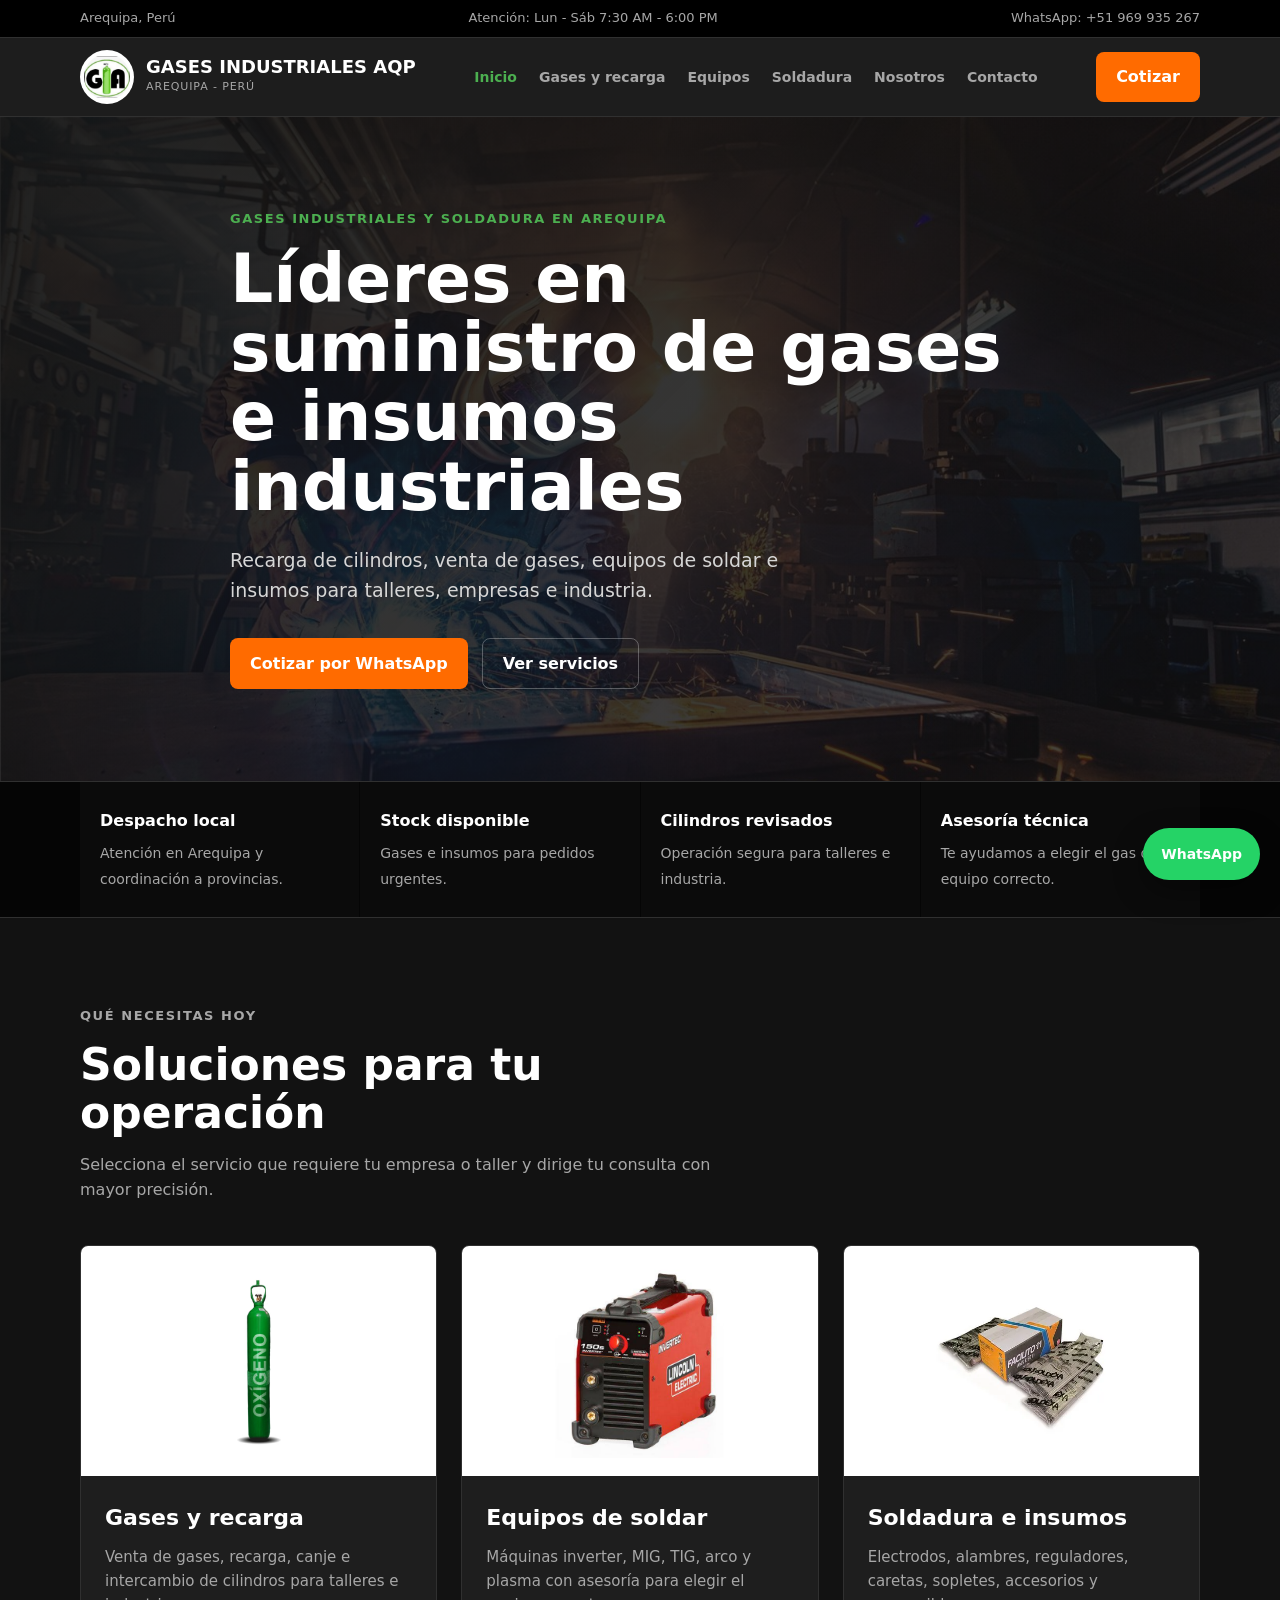
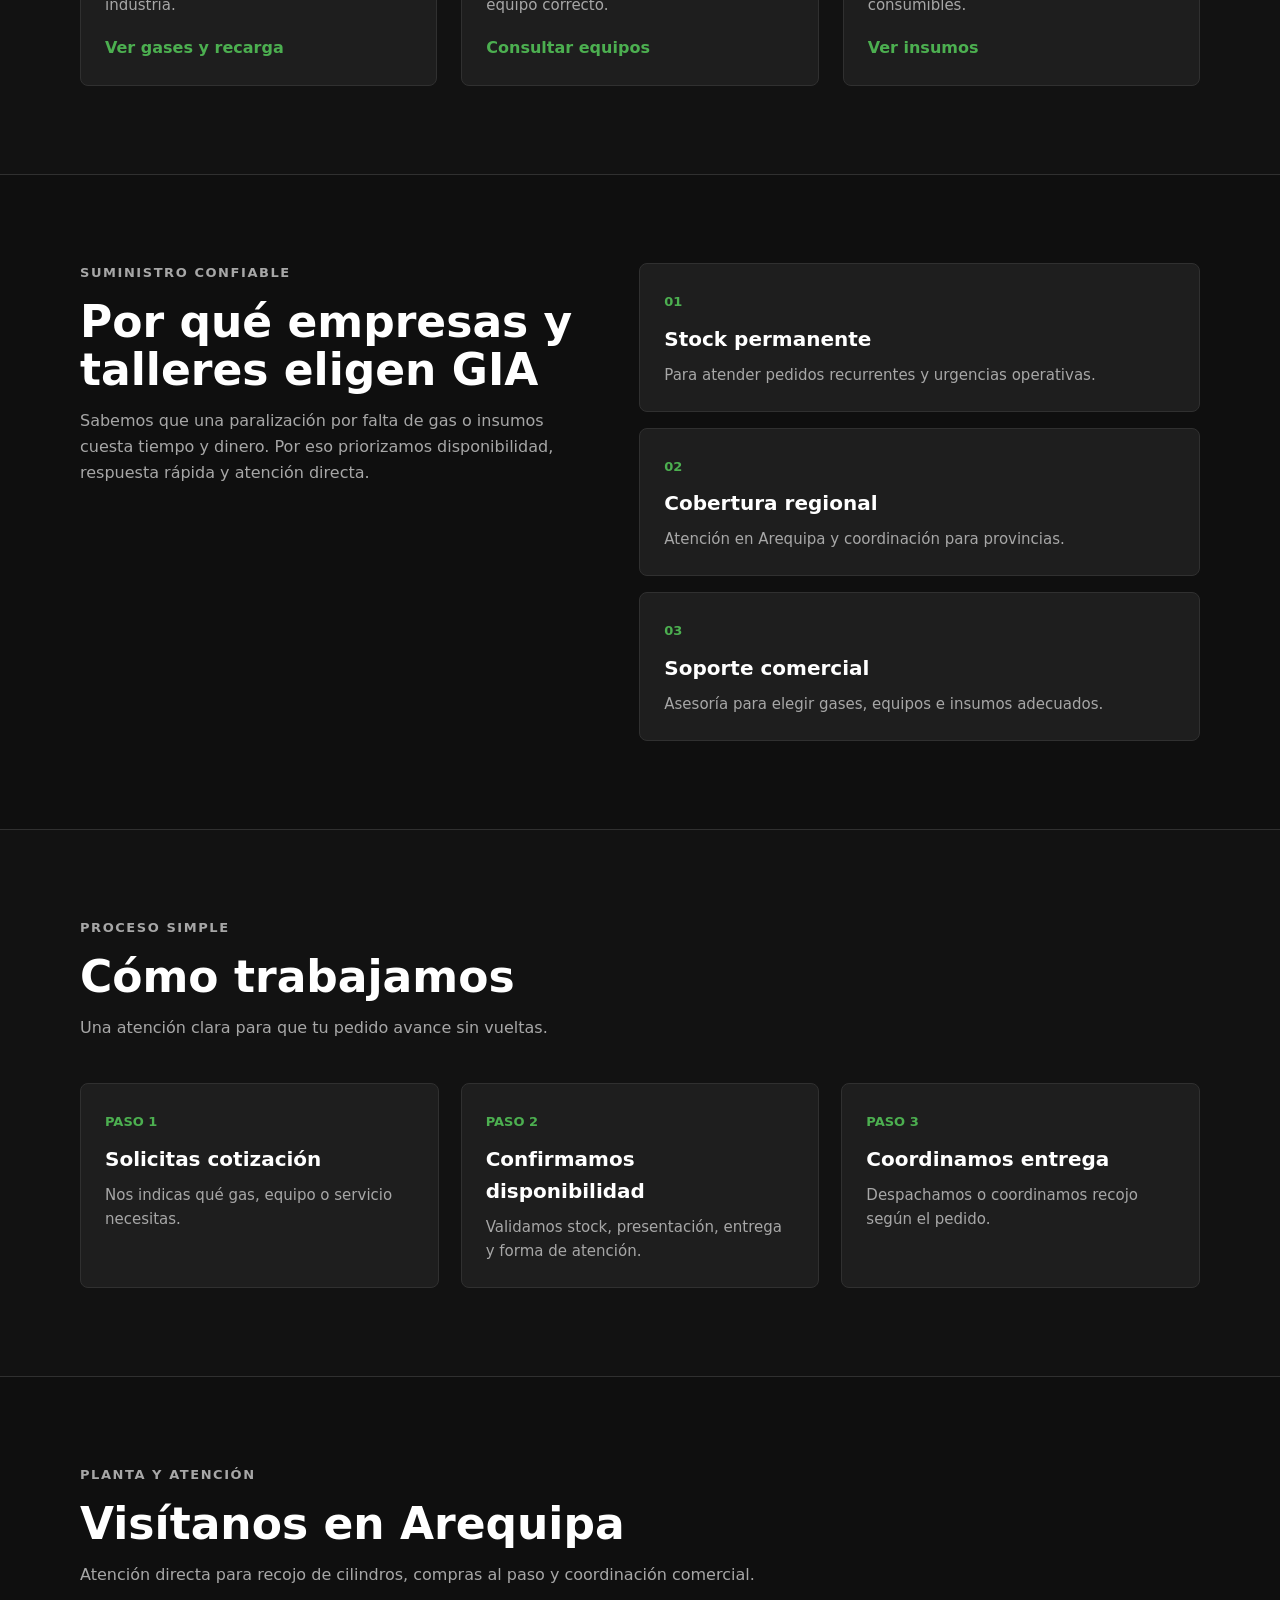
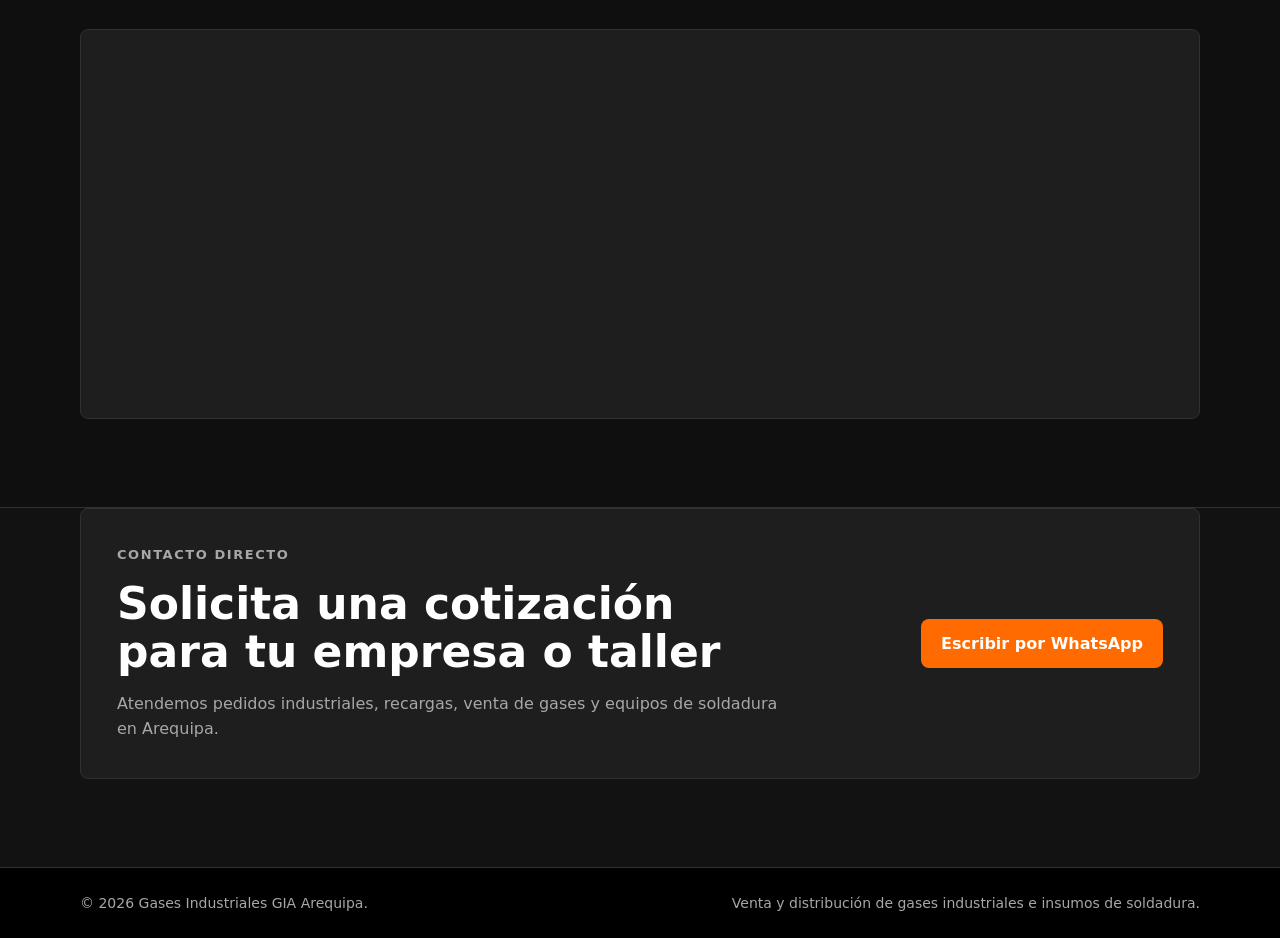
<file: index.html>
<!DOCTYPE html>
<html lang="es">
<head>
  <meta charset="UTF-8">
  <meta name="viewport" content="width=device-width, initial-scale=1.0">
  <title>GIA - Gases Industriales AQP | Arequipa</title>
  <link rel="stylesheet" href="css/style.css?v=7">
</head>
<body>

  <div class="top-bar">
    <div class="container top-bar-content">
      <span>Arequipa, Per&uacute;</span>
      <span>Atenci&oacute;n: Lun - S&aacute;b 7:30 AM - 6:00 PM</span>
      <span>WhatsApp: +51 969 935 267</span>
    </div>
  </div>

  <header class="site-header">
    <nav class="container navbar">
      <a class="brand" href="index.html" aria-label="Ir al inicio de GIA">
        <img src="img/logo.png" alt="Logo de GIA" class="brand-logo">
        <span class="brand-text">
          <strong>Gases Industriales AQP</strong>
          <small>Arequipa - Per&uacute;</small>
        </span>
      </a>

      <ul class="nav-menu">
        <li><a class="nav-link active" href="index.html">Inicio</a></li>
        <li><a class="nav-link" href="gases.html">Gases y recarga</a></li>
        <li><a class="nav-link" href="productos.html#equipos">Equipos</a></li>
        <li><a class="nav-link" href="productos.html#soldadura">Soldadura</a></li>
        <li><a class="nav-link" href="nosotros.html">Nosotros</a></li>
        <li><a class="nav-link" href="contacto.html">Contacto</a></li>
      </ul>

      <button class="menu-toggle" type="button" aria-label="Abrir men&uacute;" aria-expanded="false" data-menu-toggle>
        <span></span>
        <span></span>
        <span></span>
      </button>

      <a class="btn btn-whatsapp" href="https://wa.me/51969935267" target="_blank" rel="noopener">
        Cotizar
      </a>
    </nav>
  </header>

  <main>
    <section class="hero">
      <div class="container hero-content">
        <p class="section-label">Gases industriales y soldadura en Arequipa</p>
        <h1>L&iacute;deres en suministro de gases e insumos industriales</h1>
        <p class="hero-description">
          Recarga de cilindros, venta de gases, equipos de soldar e insumos para talleres, empresas e industria.
        </p>
        <div class="hero-actions">
          <a class="btn btn-primary" href="https://wa.me/51969935267" target="_blank" rel="noopener">
            Cotizar por WhatsApp
          </a>
          <a class="btn btn-secondary" href="#soluciones">
            Ver servicios
          </a>
        </div>
      </div>
    </section>

    <section class="trust-bar">
      <div class="container trust-grid">
        <article class="trust-item">
          <strong>Despacho local</strong>
          <span>Atenci&oacute;n en Arequipa y coordinaci&oacute;n a provincias.</span>
        </article>
        <article class="trust-item">
          <strong>Stock disponible</strong>
          <span>Gases e insumos para pedidos urgentes.</span>
        </article>
        <article class="trust-item">
          <strong>Cilindros revisados</strong>
          <span>Operaci&oacute;n segura para talleres e industria.</span>
        </article>
        <article class="trust-item">
          <strong>Asesor&iacute;a t&eacute;cnica</strong>
          <span>Te ayudamos a elegir el gas o equipo correcto.</span>
        </article>
      </div>
    </section>

    <section id="soluciones" class="section">
      <div class="container">
        <div class="section-heading">
          <p class="section-label">Qu&eacute; necesitas hoy</p>
          <h2>Soluciones para tu operaci&oacute;n</h2>
          <p>Selecciona el servicio que requiere tu empresa o taller y dirige tu consulta con mayor precisi&oacute;n.</p>
        </div>

        <div class="solution-grid">
          <article class="solution-card">
            <img src="img/oxigeno.jpg" alt="Bal&oacute;n de ox&iacute;geno industrial">
            <div class="solution-card-content">
              <h3>Gases y recarga</h3>
              <p>Venta de gases, recarga, canje e intercambio de cilindros para talleres e industria.</p>
              <a href="gases.html">Ver gases y recarga</a>
            </div>
          </article>

          <article class="solution-card">
            <img src="img/equipos-y-soldadura/1.jpg" alt="Equipo e insumos para soldadura">
            <div class="solution-card-content">
              <h3>Equipos de soldar</h3>
              <p>M&aacute;quinas inverter, MIG, TIG, arco y plasma con asesor&iacute;a para elegir el equipo correcto.</p>
              <a href="productos.html#equipos">Consultar equipos</a>
            </div>
          </article>

          <article class="solution-card">
            <img src="img/equipos-y-soldadura/soldadura/6011 3.25mm.webp" alt="Electrodos e insumos de soldadura">
            <div class="solution-card-content">
              <h3>Soldadura e insumos</h3>
              <p>Electrodos, alambres, reguladores, caretas, sopletes, accesorios y consumibles.</p>
              <a href="productos.html#soldadura">Ver insumos</a>
            </div>
          </article>
        </div>
      </div>
    </section>

    <section id="ventajas" class="section section-dark">
      <div class="container split-section">
        <div>
          <p class="section-label">Suministro confiable</p>
          <h2>Por qu&eacute; empresas y talleres eligen GIA</h2>
          <p>
            Sabemos que una paralizaci&oacute;n por falta de gas o insumos cuesta tiempo y dinero.
            Por eso priorizamos disponibilidad, respuesta r&aacute;pida y atenci&oacute;n directa.
          </p>
        </div>

        <div class="feature-list">
          <article>
            <span>01</span>
            <strong>Stock permanente</strong>
            <p>Para atender pedidos recurrentes y urgencias operativas.</p>
          </article>
          <article>
            <span>02</span>
            <strong>Cobertura regional</strong>
            <p>Atenci&oacute;n en Arequipa y coordinaci&oacute;n para provincias.</p>
          </article>
          <article>
            <span>03</span>
            <strong>Soporte comercial</strong>
            <p>Asesor&iacute;a para elegir gases, equipos e insumos adecuados.</p>
          </article>
        </div>
      </div>
    </section>

    <section id="proceso" class="section">
      <div class="container">
        <div class="section-heading">
          <p class="section-label">Proceso simple</p>
          <h2>C&oacute;mo trabajamos</h2>
          <p>Una atenci&oacute;n clara para que tu pedido avance sin vueltas.</p>
        </div>

        <div class="process-grid">
          <article class="process-card">
            <span>Paso 1</span>
            <h3>Solicitas cotizaci&oacute;n</h3>
            <p>Nos indicas qu&eacute; gas, equipo o servicio necesitas.</p>
          </article>

          <article class="process-card">
            <span>Paso 2</span>
            <h3>Confirmamos disponibilidad</h3>
            <p>Validamos stock, presentaci&oacute;n, entrega y forma de atenci&oacute;n.</p>
          </article>

          <article class="process-card">
            <span>Paso 3</span>
            <h3>Coordinamos entrega</h3>
            <p>Despachamos o coordinamos recojo seg&uacute;n el pedido.</p>
          </article>
        </div>
      </div>
    </section>
    <!-- AGREGAR ANTES DE SECTION #CONTACTO EN HTML -->
<section id="mapa" class="section section-dark">
  <div class="container">
    <div class="section-heading">
      <p class="section-label">Planta y atención</p>
      <h2>Visítanos en Arequipa</h2>
      <p>Atención directa para recojo de cilindros, compras al paso y coordinación comercial.</p>
    </div>
    
    <div class="map-wrapper">
      <iframe 
        src="https://www.google.com/maps/embed?pb=!1m14!1m12!1m3!1d1914.2818121732953!2d-71.58309940071179!3d-16.345226384895263!2m3!1f0!2f0!3f0!3m2!1i1024!2i768!4f13.1!5e0!3m2!1ses!2spe!4v1786986368651!5m2!1ses!2spe" 
        width="100%" 
        height="380" 
        style="border:0; border-radius: 8px; filter: grayscale(20%) contrast(1.2);" 
        allowfullscreen="" 
        loading="lazy" 
        referrerpolicy="no-referrer-when-downgrade">
      </iframe>
    </div>
  </div>
</section>
    <section id="contacto" class="section contact-section">
      <div class="container contact-box">
        <div>
          <p class="section-label">Contacto directo</p>
          <h2>Solicita una cotizaci&oacute;n para tu empresa o taller</h2>
          <p>Atendemos pedidos industriales, recargas, venta de gases y equipos de soldadura en Arequipa.</p>
        </div>
        <a class="btn btn-primary" href="https://wa.me/51969935267" target="_blank" rel="noopener">
          Escribir por WhatsApp
        </a>
      </div>
    </section>
  </main>

  <a class="floating-whatsapp" href="https://wa.me/51969935267?text=Hola,%20quiero%20cotizar%20con%20Gases%20Industriales%20AQP" target="_blank" rel="noopener" aria-label="Cotizar por WhatsApp">
    WhatsApp
  </a>

  <footer class="site-footer">
    <div class="container footer-content">
      <p>&copy; 2026 Gases Industriales GIA Arequipa.</p>
      <p>Venta y distribuci&oacute;n de gases industriales e insumos de soldadura.</p>
    </div>
  </footer>

  <script src="js/main.js?v=7"></script>
</body>
</html>
</file>
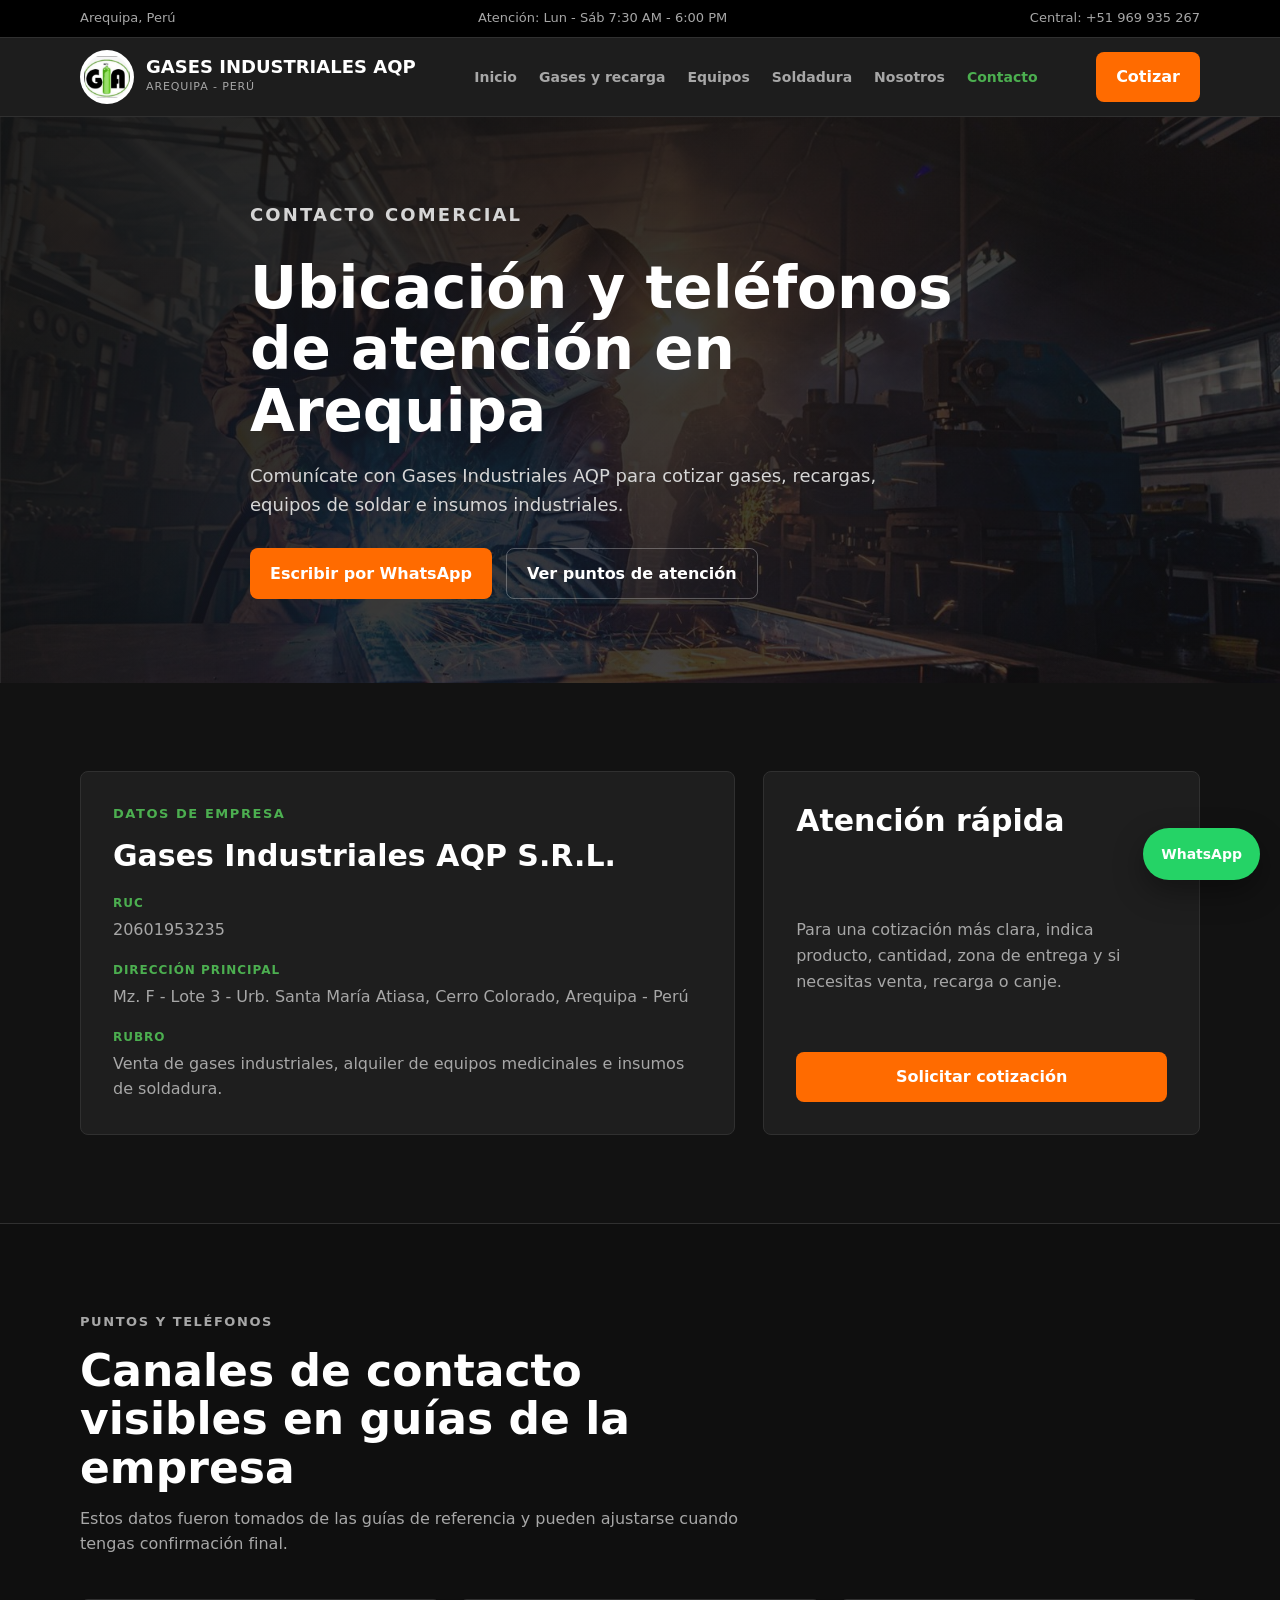
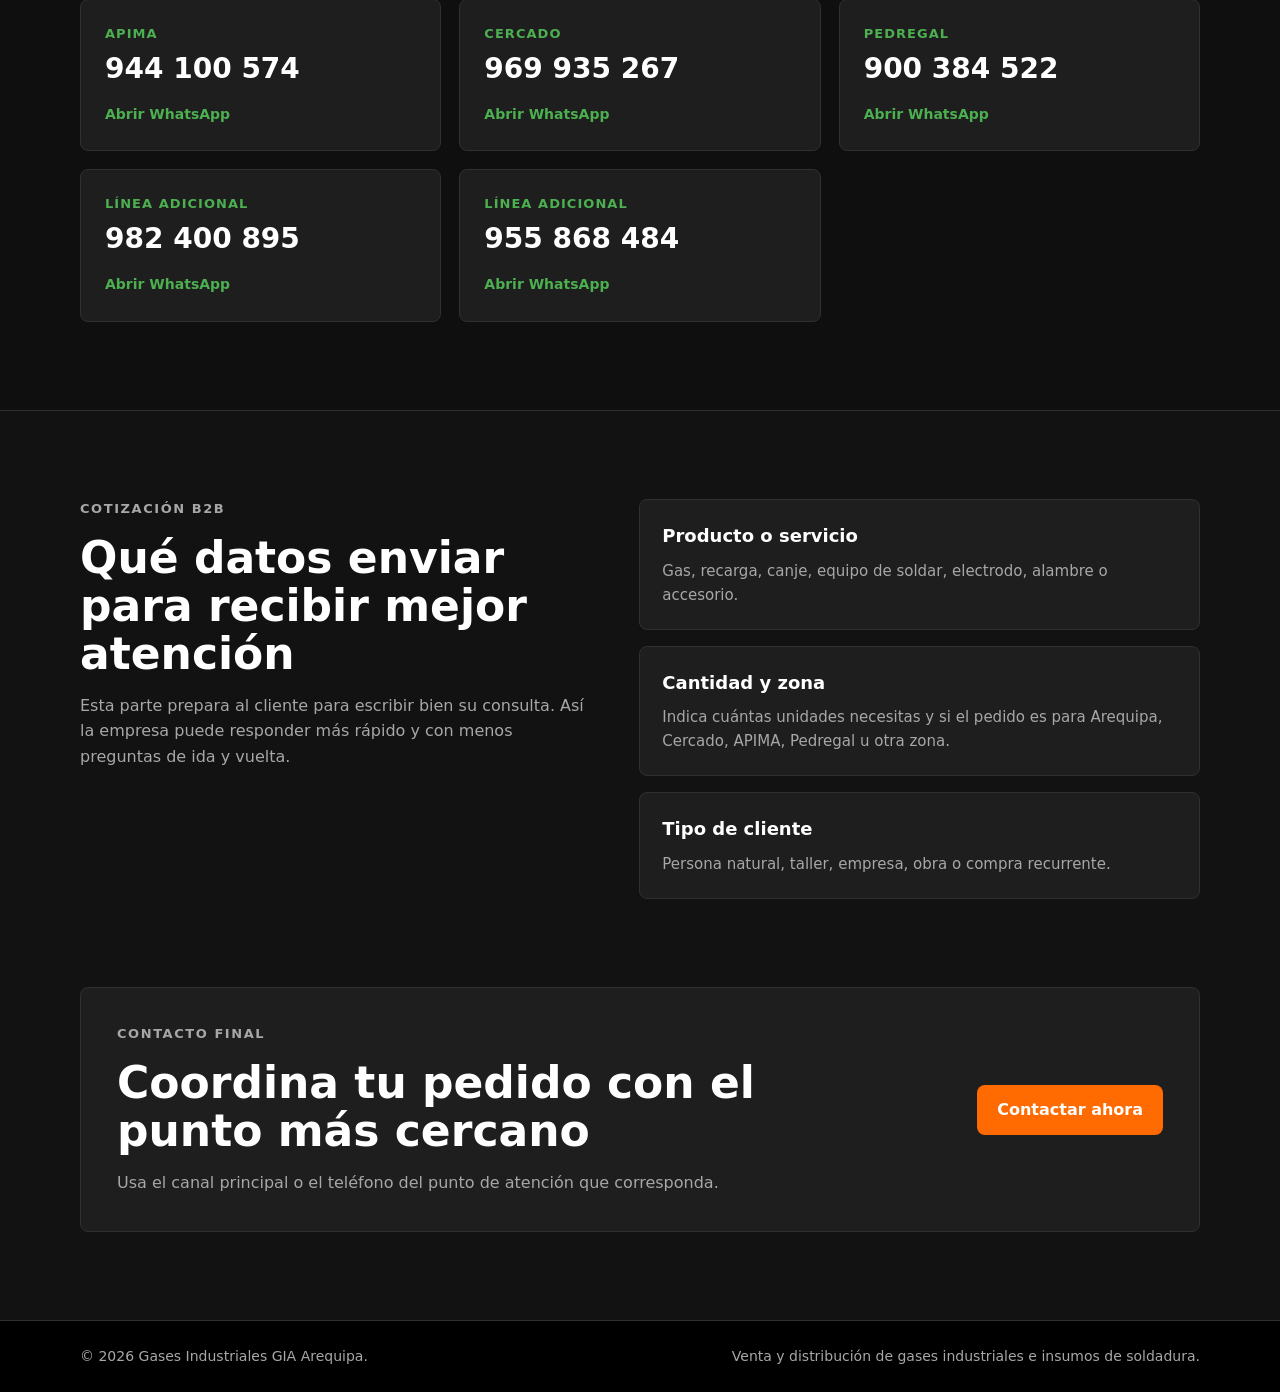
<file: contacto.html>
<!DOCTYPE html>
<html lang="es">
<head>
  <meta charset="UTF-8">
  <meta name="viewport" content="width=device-width, initial-scale=1.0">
  <title>Contacto | GIA Arequipa</title>
  <link rel="stylesheet" href="css/style.css?v=7">
</head>
<body>

  <div class="top-bar">
    <div class="container top-bar-content">
      <span>Arequipa, Per&uacute;</span>
      <span>Atenci&oacute;n: Lun - S&aacute;b 7:30 AM - 6:00 PM</span>
      <span>Central: +51 969 935 267</span>
    </div>
  </div>

  <header class="site-header">
    <nav class="container navbar">
      <a class="brand" href="index.html" aria-label="Ir al inicio de GIA">
        <img src="img/logo.png" alt="Logo de GIA" class="brand-logo">
        <span class="brand-text">
          <strong>Gases Industriales AQP</strong>
          <small>Arequipa - Per&uacute;</small>
        </span>
      </a>

      <ul class="nav-menu">
        <li><a class="nav-link" href="index.html">Inicio</a></li>
        <li><a class="nav-link" href="gases.html">Gases y recarga</a></li>
        <li><a class="nav-link" href="productos.html#equipos">Equipos</a></li>
        <li><a class="nav-link" href="productos.html#soldadura">Soldadura</a></li>
        <li><a class="nav-link" href="nosotros.html">Nosotros</a></li>
        <li><a class="nav-link active" href="contacto.html">Contacto</a></li>
      </ul>

      <button class="menu-toggle" type="button" aria-label="Abrir men&uacute;" aria-expanded="false" data-menu-toggle>
        <span></span>
        <span></span>
        <span></span>
      </button>

      <a class="btn btn-whatsapp" href="https://wa.me/51969935267" target="_blank" rel="noopener">
        Cotizar
      </a>
    </nav>
  </header>

  <main>
    <section class="page-hero page-hero-contact">
      <div class="container page-hero-content">
        <p class="section-label">Contacto comercial</p>
        <h1>Ubicaci&oacute;n y tel&eacute;fonos de atenci&oacute;n en Arequipa</h1>
        <p>
          Comun&iacute;cate con Gases Industriales AQP para cotizar gases, recargas,
          equipos de soldar e insumos industriales.
        </p>
        <div class="hero-actions">
          <a class="btn btn-primary" href="https://wa.me/51969935267?text=Hola,%20quiero%20cotizar%20productos%20de%20Gases%20Industriales%20AQP" target="_blank" rel="noopener">
            Escribir por WhatsApp
          </a>
          <a class="btn btn-secondary" href="#puntos-atencion">
            Ver puntos de atenci&oacute;n
          </a>
        </div>
      </div>
    </section>

    <section class="section">
      <div class="container contact-layout">
        <article class="company-card">
          <p class="section-label">Datos de empresa</p>
          <h2>Gases Industriales AQP S.R.L.</h2>
          <dl>
            <div>
              <dt>RUC</dt>
              <dd>20601953235</dd>
            </div>
            <div>
              <dt>Direcci&oacute;n principal</dt>
              <dd>Mz. F - Lote 3 - Urb. Santa Mar&iacute;a Atiasa, Cerro Colorado, Arequipa - Per&uacute;</dd>
            </div>
            <div>
              <dt>Rubro</dt>
              <dd>Venta de gases industriales, alquiler de equipos medicinales e insumos de soldadura.</dd>
            </div>
          </dl>
        </article>

        <aside class="quote-panel">
          <h2>Atenci&oacute;n r&aacute;pida</h2>
          <p>Para una cotizaci&oacute;n m&aacute;s clara, indica producto, cantidad, zona de entrega y si necesitas venta, recarga o canje.</p>
          <a class="btn btn-primary" href="https://wa.me/51969935267?text=Hola,%20quiero%20solicitar%20una%20cotizacion%20de%20Gases%20Industriales%20AQP" target="_blank" rel="noopener">
            Solicitar cotizaci&oacute;n
          </a>
        </aside>
      </div>
    </section>

    <section id="puntos-atencion" class="section section-dark">
      <div class="container">
        <div class="section-heading">
          <p class="section-label">Puntos y tel&eacute;fonos</p>
          <h2>Canales de contacto visibles en gu&iacute;as de la empresa</h2>
          <p>Estos datos fueron tomados de las gu&iacute;as de referencia y pueden ajustarse cuando tengas confirmaci&oacute;n final.</p>
        </div>

        <div class="contact-grid">
          <article class="contact-card">
            <span>APIMA</span>
            <strong>944 100 574</strong>
            <a href="https://wa.me/51944100574" target="_blank" rel="noopener">Abrir WhatsApp</a>
          </article>

          <article class="contact-card">
            <span>Cercado</span>
            <strong>969 935 267</strong>
            <a href="https://wa.me/51969935267" target="_blank" rel="noopener">Abrir WhatsApp</a>
          </article>

          <article class="contact-card">
            <span>Pedregal</span>
            <strong>900 384 522</strong>
            <a href="https://wa.me/51900384522" target="_blank" rel="noopener">Abrir WhatsApp</a>
          </article>

          <article class="contact-card">
            <span>L&iacute;nea adicional</span>
            <strong>982 400 895</strong>
            <a href="https://wa.me/51982400895" target="_blank" rel="noopener">Abrir WhatsApp</a>
          </article>

          <article class="contact-card">
            <span>L&iacute;nea adicional</span>
            <strong>955 868 484</strong>
            <a href="https://wa.me/51955868484" target="_blank" rel="noopener">Abrir WhatsApp</a>
          </article>
        </div>
      </div>
    </section>

    <section class="section">
      <div class="container split-section">
        <div>
          <p class="section-label">Cotizaci&oacute;n B2B</p>
          <h2>Qu&eacute; datos enviar para recibir mejor atenci&oacute;n</h2>
          <p>
            Esta parte prepara al cliente para escribir bien su consulta. As&iacute; la empresa
            puede responder m&aacute;s r&aacute;pido y con menos preguntas de ida y vuelta.
          </p>
        </div>

        <div class="steps-list">
          <article>
            <strong>Producto o servicio</strong>
            <p>Gas, recarga, canje, equipo de soldar, electrodo, alambre o accesorio.</p>
          </article>

          <article>
            <strong>Cantidad y zona</strong>
            <p>Indica cu&aacute;ntas unidades necesitas y si el pedido es para Arequipa, Cercado, APIMA, Pedregal u otra zona.</p>
          </article>

          <article>
            <strong>Tipo de cliente</strong>
            <p>Persona natural, taller, empresa, obra o compra recurrente.</p>
          </article>
        </div>
      </div>
    </section>

    <section class="section contact-section">
      <div class="container contact-box">
        <div>
          <p class="section-label">Contacto final</p>
          <h2>Coordina tu pedido con el punto m&aacute;s cercano</h2>
          <p>Usa el canal principal o el tel&eacute;fono del punto de atenci&oacute;n que corresponda.</p>
        </div>
        <a class="btn btn-primary" href="https://wa.me/51969935267?text=Hola,%20quiero%20coordinar%20un%20pedido%20con%20Gases%20Industriales%20AQP" target="_blank" rel="noopener">
          Contactar ahora
        </a>
      </div>
    </section>
  </main>

  <a class="floating-whatsapp" href="https://wa.me/51969935267?text=Hola,%20quiero%20solicitar%20una%20cotizaci%C3%B3n" target="_blank" rel="noopener" aria-label="Solicitar cotizaci&oacute;n por WhatsApp">
    WhatsApp
  </a>

  <footer class="site-footer">
    <div class="container footer-content">
      <p>&copy; 2026 Gases Industriales GIA Arequipa.</p>
      <p>Venta y distribuci&oacute;n de gases industriales e insumos de soldadura.</p>
    </div>
  </footer>

  <script src="js/main.js?v=7"></script>
</body>
</html>
</file>
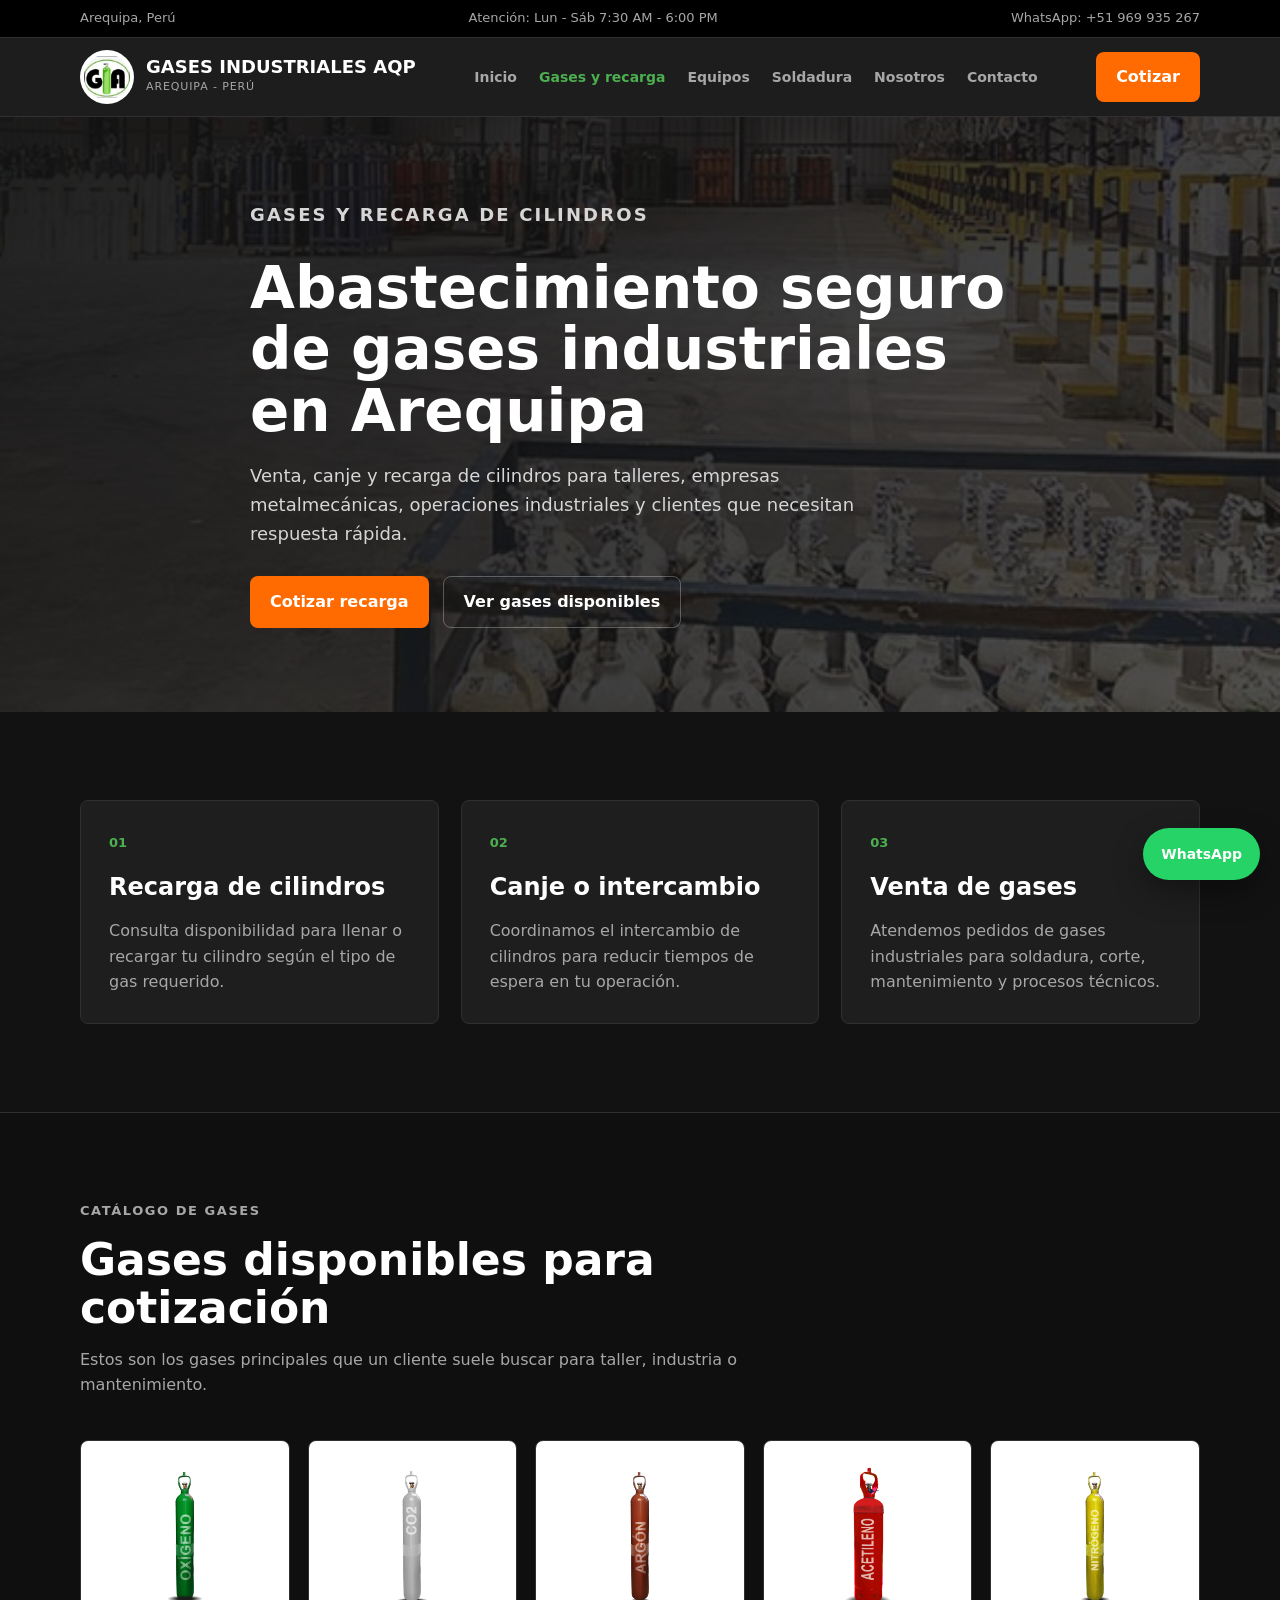
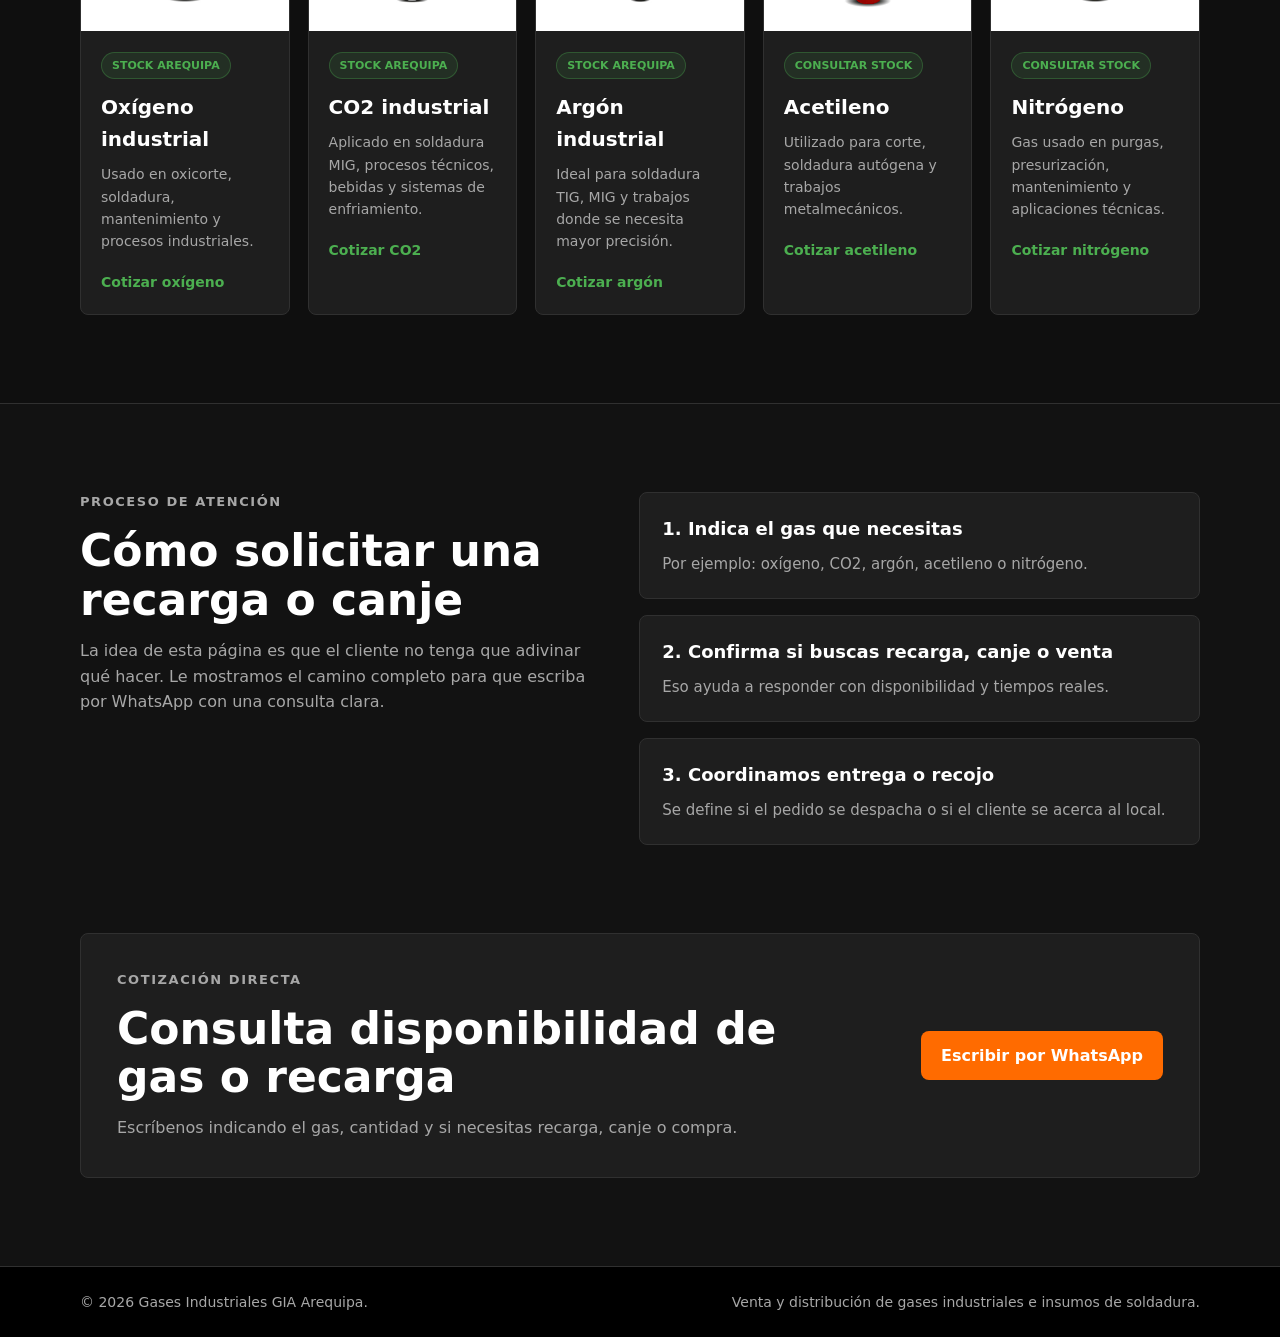
<file: gases.html>
<!DOCTYPE html>
<html lang="es">
<head>
  <meta charset="UTF-8">
  <meta name="viewport" content="width=device-width, initial-scale=1.0">
  <title>Gases y Recarga | GIA Arequipa</title>
  <link rel="stylesheet" href="css/style.css?v=7">
</head>
<body>

  <div class="top-bar">
    <div class="container top-bar-content">
      <span>Arequipa, Per&uacute;</span>
      <span>Atenci&oacute;n: Lun - S&aacute;b 7:30 AM - 6:00 PM</span>
      <span>WhatsApp: +51 969 935 267</span>
    </div>
  </div>

  <header class="site-header">
    <nav class="container navbar">
      <a class="brand" href="index.html" aria-label="Ir al inicio de GIA">
        <img src="img/logo.png" alt="Logo de GIA" class="brand-logo">
        <span class="brand-text">
          <strong>Gases Industriales AQP</strong>
          <small>Arequipa - Per&uacute;</small>
        </span>
      </a>

      <ul class="nav-menu">
        <li><a class="nav-link" href="index.html">Inicio</a></li>
        <li><a class="nav-link active" href="gases.html">Gases y recarga</a></li>
        <li><a class="nav-link" href="productos.html#equipos">Equipos</a></li>
        <li><a class="nav-link" href="productos.html#soldadura">Soldadura</a></li>
        <li><a class="nav-link" href="nosotros.html">Nosotros</a></li>
        <li><a class="nav-link" href="contacto.html">Contacto</a></li>
      </ul>

      <button class="menu-toggle" type="button" aria-label="Abrir men&uacute;" aria-expanded="false" data-menu-toggle>
        <span></span>
        <span></span>
        <span></span>
      </button>

      <a class="btn btn-whatsapp" href="https://wa.me/51969935267" target="_blank" rel="noopener">
        Cotizar
      </a>
    </nav>
  </header>

  <main>
    <section class="page-hero page-hero-gases">
      <div class="container page-hero-content">
        <p class="section-label">Gases y recarga de cilindros</p>
        <h1>Abastecimiento seguro de gases industriales en Arequipa</h1>
        <p>
          Venta, canje y recarga de cilindros para talleres, empresas metalmec&aacute;nicas,
          operaciones industriales y clientes que necesitan respuesta r&aacute;pida.
        </p>
        <div class="hero-actions">
          <a class="btn btn-primary" href="https://wa.me/51969935267?text=Hola,%20quiero%20cotizar%20gases%20industriales%20o%20recarga%20de%20cilindros" target="_blank" rel="noopener">
            Cotizar recarga
          </a>
          <a class="btn btn-secondary" href="#gases-disponibles">
            Ver gases disponibles
          </a>
        </div>
      </div>
    </section>

    <section class="section">
      <div class="container service-grid">
        <article class="service-card">
          <span>01</span>
          <h2>Recarga de cilindros</h2>
          <p>Consulta disponibilidad para llenar o recargar tu cilindro seg&uacute;n el tipo de gas requerido.</p>
        </article>

        <article class="service-card">
          <span>02</span>
          <h2>Canje o intercambio</h2>
          <p>Coordinamos el intercambio de cilindros para reducir tiempos de espera en tu operaci&oacute;n.</p>
        </article>

        <article class="service-card">
          <span>03</span>
          <h2>Venta de gases</h2>
          <p>Atendemos pedidos de gases industriales para soldadura, corte, mantenimiento y procesos t&eacute;cnicos.</p>
        </article>
      </div>
    </section>

    <section id="gases-disponibles" class="section section-dark">
      <div class="container">
        <div class="section-heading">
          <p class="section-label">Cat&aacute;logo de gases</p>
          <h2>Gases disponibles para cotizaci&oacute;n</h2>
          <p>Estos son los gases principales que un cliente suele buscar para taller, industria o mantenimiento.</p>
        </div>

        <div class="gas-grid">
          <article class="gas-card">
            <img src="img/gases/oxigeno.jpg" alt="Cilindro de ox&iacute;geno industrial">
            <div class="gas-card-content">
              <span class="stock-badge">Stock Arequipa</span>
              <h3>Ox&iacute;geno industrial</h3>
              <p>Usado en oxicorte, soldadura, mantenimiento y procesos industriales.</p>
              <a href="https://wa.me/51969935267?text=Hola,%20quiero%20cotizar%20oxigeno%20industrial" target="_blank" rel="noopener">Cotizar ox&iacute;geno</a>
            </div>
          </article>

          <article class="gas-card">
            <img src="img/gases/co2.jpg" alt="Cilindro de CO2 industrial">
            <div class="gas-card-content">
              <span class="stock-badge">Stock Arequipa</span>
              <h3>CO2 industrial</h3>
              <p>Aplicado en soldadura MIG, procesos t&eacute;cnicos, bebidas y sistemas de enfriamiento.</p>
              <a href="https://wa.me/51969935267?text=Hola,%20quiero%20cotizar%20CO2%20industrial" target="_blank" rel="noopener">Cotizar CO2</a>
            </div>
          </article>

          <article class="gas-card">
            <img src="img/gases/argon.jpg" alt="Cilindro de arg&oacute;n industrial">
            <div class="gas-card-content">
              <span class="stock-badge">Stock Arequipa</span>
              <h3>Arg&oacute;n industrial</h3>
              <p>Ideal para soldadura TIG, MIG y trabajos donde se necesita mayor precisi&oacute;n.</p>
              <a href="https://wa.me/51969935267?text=Hola,%20quiero%20cotizar%20argon%20industrial" target="_blank" rel="noopener">Cotizar arg&oacute;n</a>
            </div>
          </article>

          <article class="gas-card">
            <img src="img/gases/acetileno1.jpg" alt="Cilindro de acetileno industrial">
            <div class="gas-card-content">
              <span class="stock-badge">Consultar stock</span>
              <h3>Acetileno</h3>
              <p>Utilizado para corte, soldadura aut&oacute;gena y trabajos metalmec&aacute;nicos.</p>
              <a href="https://wa.me/51969935267?text=Hola,%20quiero%20cotizar%20acetileno" target="_blank" rel="noopener">Cotizar acetileno</a>
            </div>
          </article>

          <article class="gas-card">
            <img src="img/gases/nitrogeno.jpg" alt="Cilindro de nitr&oacute;geno industrial">
            <div class="gas-card-content">
              <span class="stock-badge">Consultar stock</span>
              <h3>Nitr&oacute;geno</h3>
              <p>Gas usado en purgas, presurizaci&oacute;n, mantenimiento y aplicaciones t&eacute;cnicas.</p>
              <a href="https://wa.me/51969935267?text=Hola,%20quiero%20cotizar%20nitrogeno%20industrial" target="_blank" rel="noopener">Cotizar nitr&oacute;geno</a>
            </div>
          </article>
        </div>
      </div>
    </section>

    <section class="section">
      <div class="container split-section">
        <div>
          <p class="section-label">Proceso de atenci&oacute;n</p>
          <h2>C&oacute;mo solicitar una recarga o canje</h2>
          <p>
            La idea de esta p&aacute;gina es que el cliente no tenga que adivinar qu&eacute; hacer.
            Le mostramos el camino completo para que escriba por WhatsApp con una consulta clara.
          </p>
        </div>

        <div class="steps-list">
          <article>
            <strong>1. Indica el gas que necesitas</strong>
            <p>Por ejemplo: ox&iacute;geno, CO2, arg&oacute;n, acetileno o nitr&oacute;geno.</p>
          </article>

          <article>
            <strong>2. Confirma si buscas recarga, canje o venta</strong>
            <p>Eso ayuda a responder con disponibilidad y tiempos reales.</p>
          </article>

          <article>
            <strong>3. Coordinamos entrega o recojo</strong>
            <p>Se define si el pedido se despacha o si el cliente se acerca al local.</p>
          </article>
        </div>
      </div>
    </section>

    <section class="section contact-section">
      <div class="container contact-box">
        <div>
          <p class="section-label">Cotizaci&oacute;n directa</p>
          <h2>Consulta disponibilidad de gas o recarga</h2>
          <p>Escr&iacute;benos indicando el gas, cantidad y si necesitas recarga, canje o compra.</p>
        </div>
        <a class="btn btn-primary" href="https://wa.me/51969935267?text=Hola,%20quiero%20consultar%20disponibilidad%20de%20gas%20o%20recarga%20de%20cilindros" target="_blank" rel="noopener">
          Escribir por WhatsApp
        </a>
      </div>
    </section>
  </main>

  <a class="floating-whatsapp" href="https://wa.me/51969935267?text=Hola,%20quiero%20cotizar%20recarga%20o%20venta%20de%20gases" target="_blank" rel="noopener" aria-label="Cotizar gases por WhatsApp">
    WhatsApp
  </a>

  <footer class="site-footer">
    <div class="container footer-content">
      <p>&copy; 2026 Gases Industriales GIA Arequipa.</p>
      <p>Venta y distribuci&oacute;n de gases industriales e insumos de soldadura.</p>
    </div>
  </footer>

  <script src="js/main.js?v=7"></script>
</body>
</html>
</file>
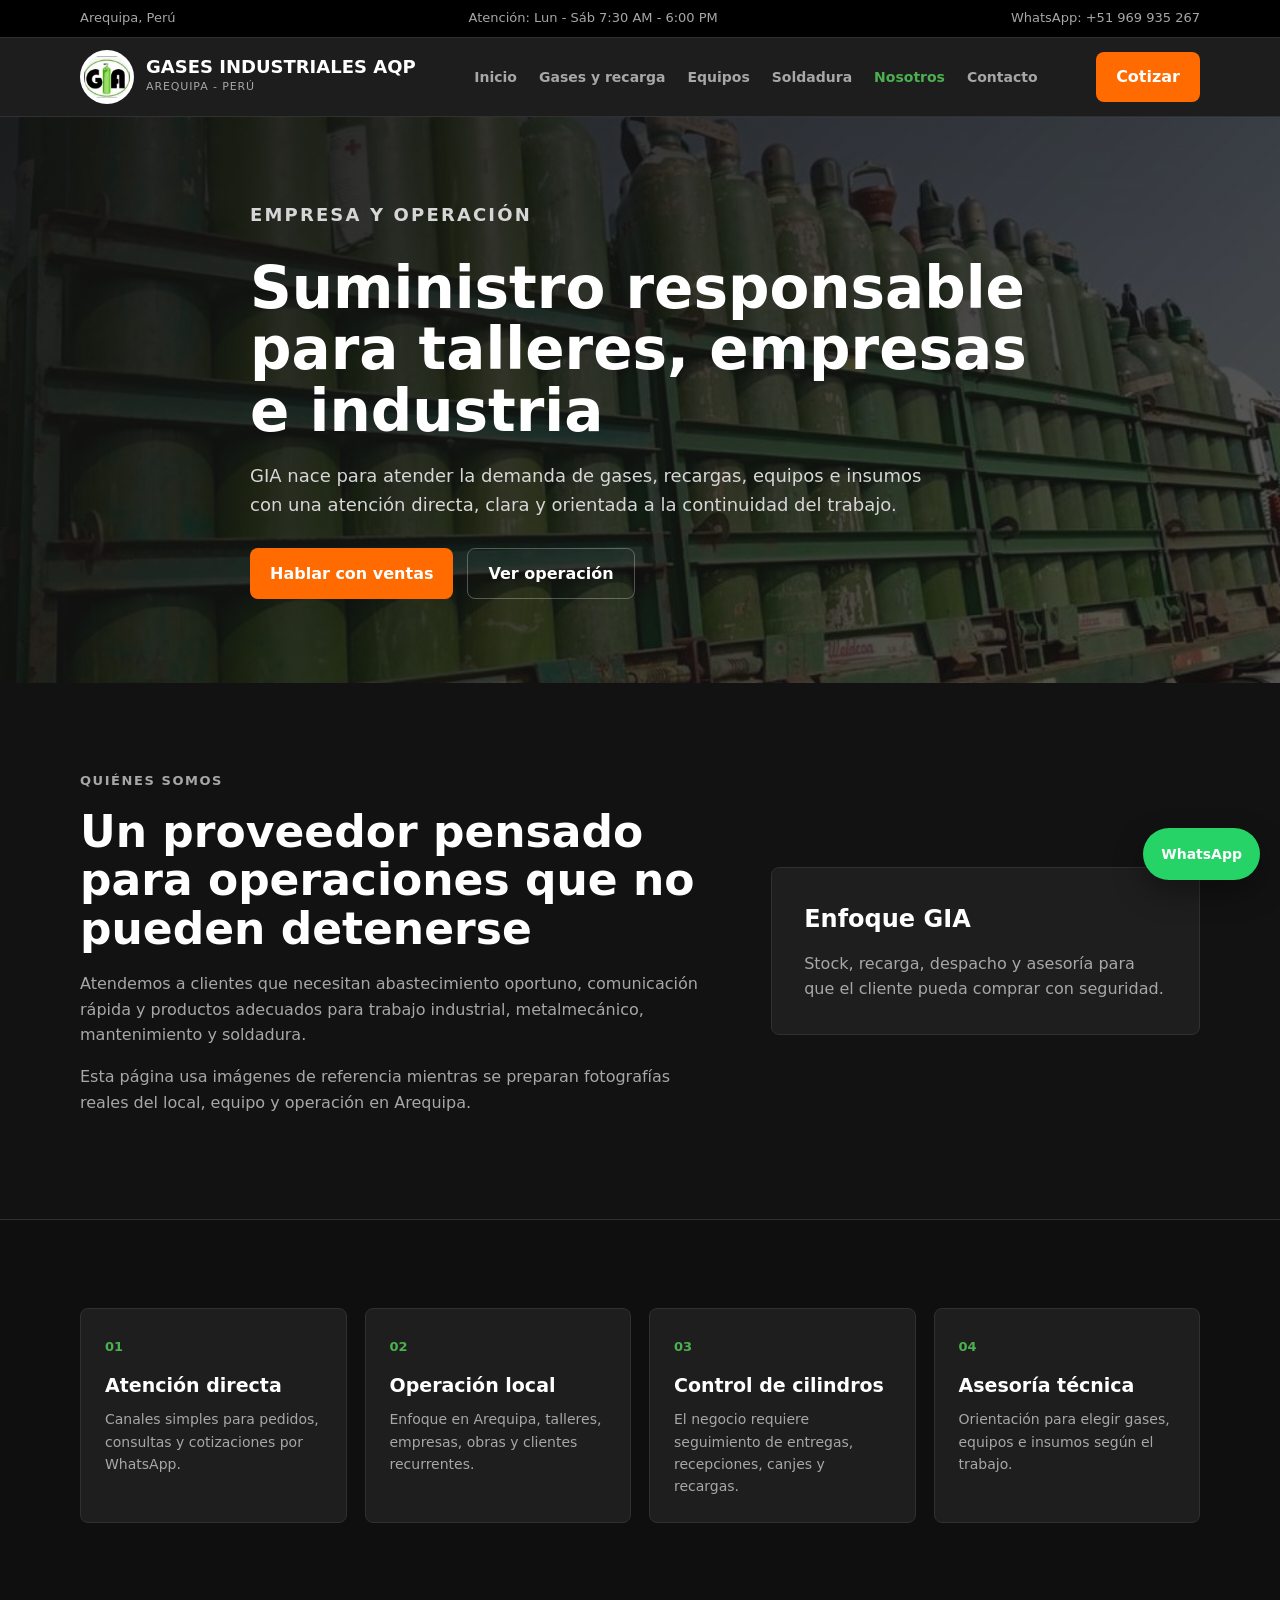
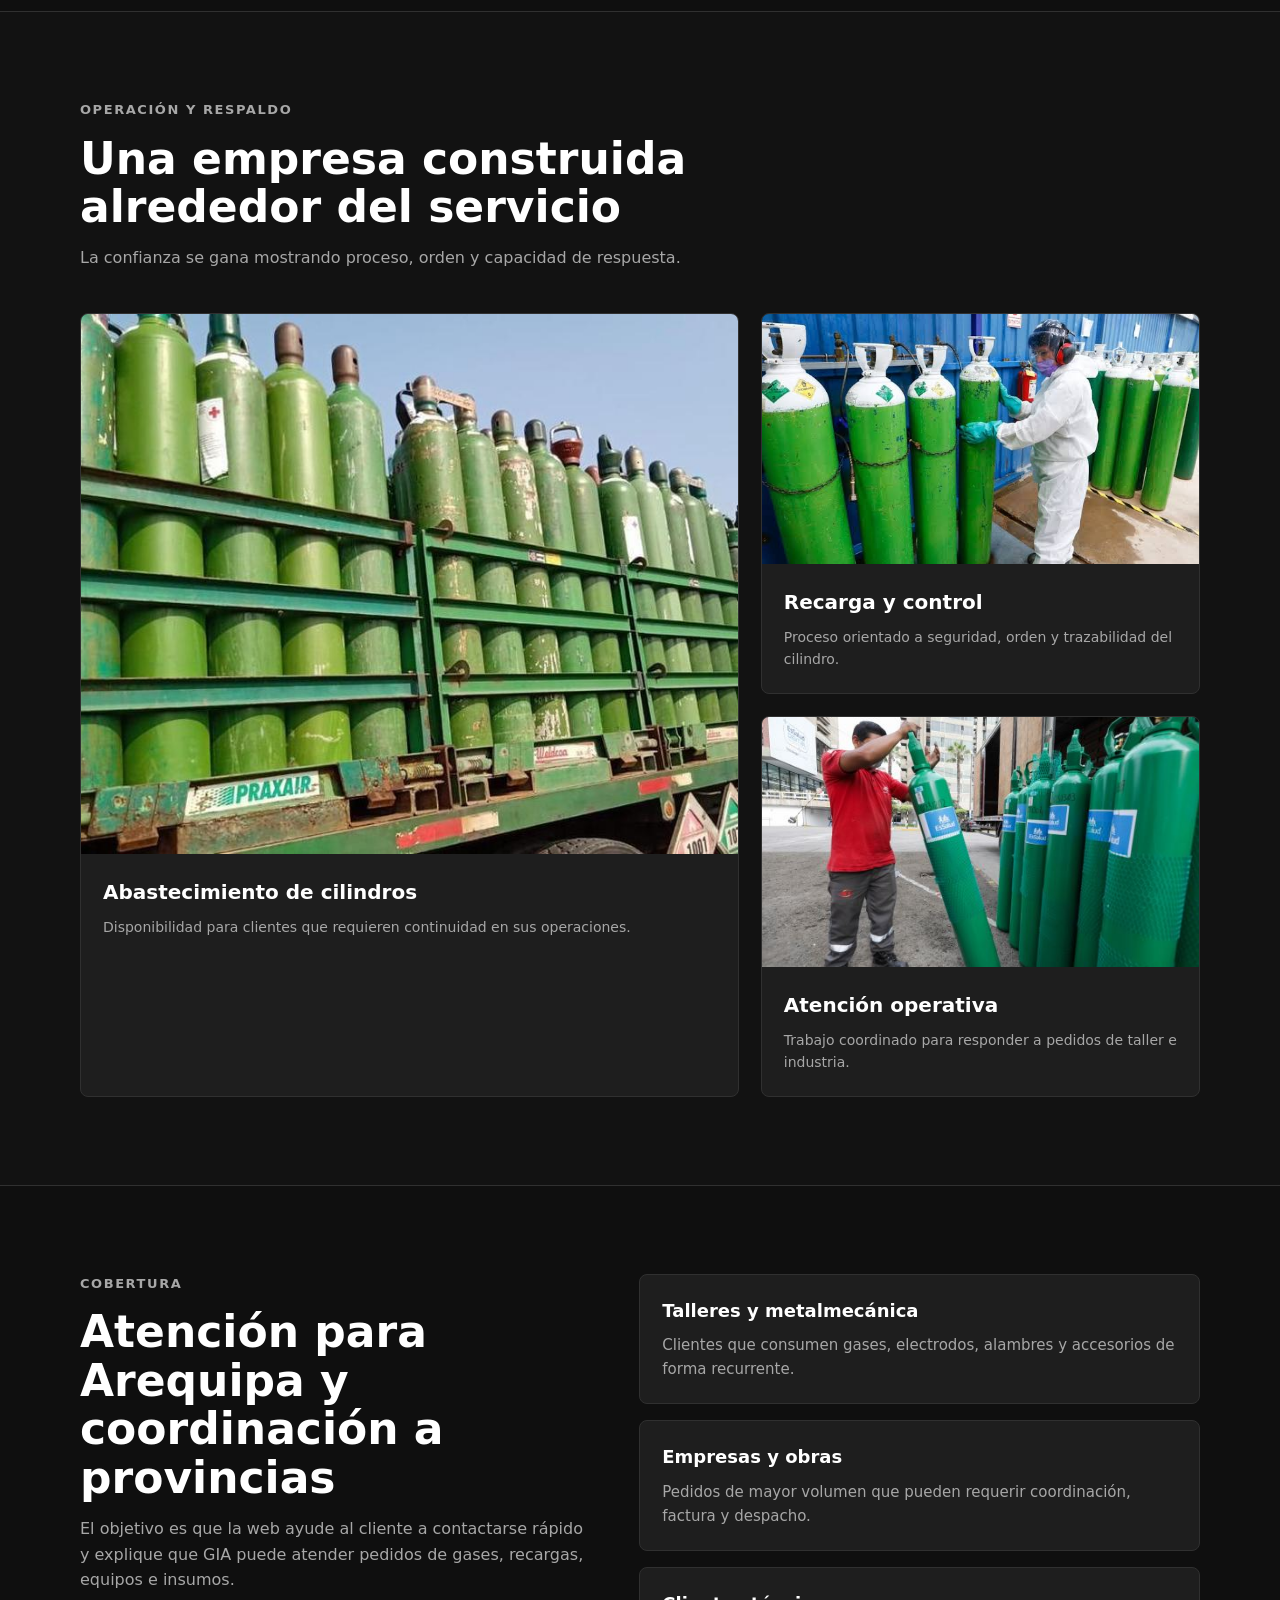
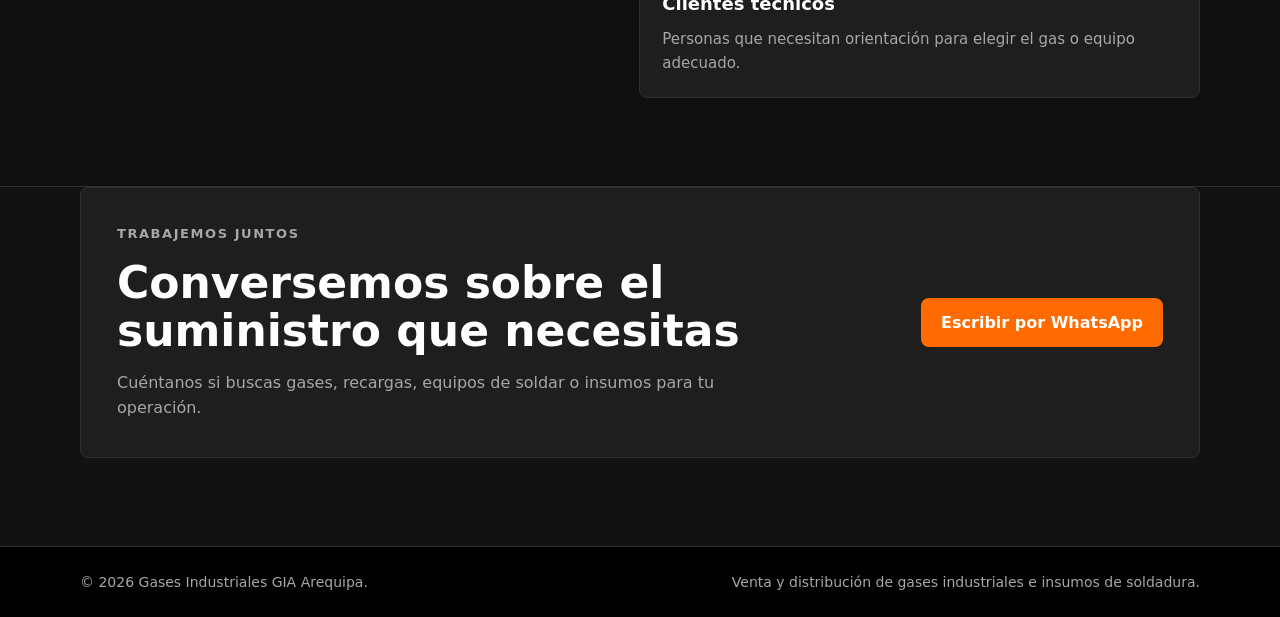
<file: nosotros.html>
<!DOCTYPE html>
<html lang="es">
<head>
  <meta charset="UTF-8">
  <meta name="viewport" content="width=device-width, initial-scale=1.0">
  <title>Nosotros | GIA Arequipa</title>
  <link rel="stylesheet" href="css/style.css?v=7">
</head>
<body>

  <div class="top-bar">
    <div class="container top-bar-content">
      <span>Arequipa, Per&uacute;</span>
      <span>Atenci&oacute;n: Lun - S&aacute;b 7:30 AM - 6:00 PM</span>
      <span>WhatsApp: +51 969 935 267</span>
    </div>
  </div>

  <header class="site-header">
    <nav class="container navbar">
      <a class="brand" href="index.html" aria-label="Ir al inicio de GIA">
        <img src="img/logo.png" alt="Logo de GIA" class="brand-logo">
        <span class="brand-text">
          <strong>Gases Industriales AQP</strong>
          <small>Arequipa - Per&uacute;</small>
        </span>
      </a>

      <ul class="nav-menu">
        <li><a class="nav-link" href="index.html">Inicio</a></li>
        <li><a class="nav-link" href="gases.html">Gases y recarga</a></li>
        <li><a class="nav-link" href="productos.html#equipos">Equipos</a></li>
        <li><a class="nav-link" href="productos.html#soldadura">Soldadura</a></li>
        <li><a class="nav-link active" href="nosotros.html">Nosotros</a></li>
        <li><a class="nav-link" href="contacto.html">Contacto</a></li>
      </ul>

      <button class="menu-toggle" type="button" aria-label="Abrir men&uacute;" aria-expanded="false" data-menu-toggle>
        <span></span>
        <span></span>
        <span></span>
      </button>

      <a class="btn btn-whatsapp" href="https://wa.me/51969935267" target="_blank" rel="noopener">
        Cotizar
      </a>
    </nav>
  </header>

  <main>
    <section class="page-hero page-hero-about">
      <div class="container page-hero-content">
        <p class="section-label">Empresa y operaci&oacute;n</p>
        <h1>Suministro responsable para talleres, empresas e industria</h1>
        <p>
          GIA nace para atender la demanda de gases, recargas, equipos e insumos con una
          atenci&oacute;n directa, clara y orientada a la continuidad del trabajo.
        </p>
        <div class="hero-actions">
          <a class="btn btn-primary" href="https://wa.me/51969935267?text=Hola,%20quiero%20conocer%20mas%20sobre%20GIA%20y%20sus%20servicios" target="_blank" rel="noopener">
            Hablar con ventas
          </a>
          <a class="btn btn-secondary" href="#operacion">
            Ver operaci&oacute;n
          </a>
        </div>
      </div>
    </section>

    <section class="section">
      <div class="container about-intro">
        <div>
          <p class="section-label">Qui&eacute;nes somos</p>
          <h2>Un proveedor pensado para operaciones que no pueden detenerse</h2>
          <p>
            Atendemos a clientes que necesitan abastecimiento oportuno, comunicaci&oacute;n r&aacute;pida
            y productos adecuados para trabajo industrial, metalmec&aacute;nico, mantenimiento y soldadura.
          </p>
          <p>
            Esta p&aacute;gina usa im&aacute;genes de referencia mientras se preparan fotograf&iacute;as reales
            del local, equipo y operaci&oacute;n en Arequipa.
          </p>
        </div>

        <div class="about-panel">
          <strong>Enfoque GIA</strong>
          <p>Stock, recarga, despacho y asesor&iacute;a para que el cliente pueda comprar con seguridad.</p>
        </div>
      </div>
    </section>

    <section class="section section-dark">
      <div class="container stats-grid">
        <article>
          <span>01</span>
          <strong>Atenci&oacute;n directa</strong>
          <p>Canales simples para pedidos, consultas y cotizaciones por WhatsApp.</p>
        </article>

        <article>
          <span>02</span>
          <strong>Operaci&oacute;n local</strong>
          <p>Enfoque en Arequipa, talleres, empresas, obras y clientes recurrentes.</p>
        </article>

        <article>
          <span>03</span>
          <strong>Control de cilindros</strong>
          <p>El negocio requiere seguimiento de entregas, recepciones, canjes y recargas.</p>
        </article>

        <article>
          <span>04</span>
          <strong>Asesor&iacute;a t&eacute;cnica</strong>
          <p>Orientaci&oacute;n para elegir gases, equipos e insumos seg&uacute;n el trabajo.</p>
        </article>
      </div>
    </section>

    <section id="operacion" class="section">
      <div class="container">
        <div class="section-heading">
          <p class="section-label">Operaci&oacute;n y respaldo</p>
          <h2>Una empresa construida alrededor del servicio</h2>
          <p>La confianza se gana mostrando proceso, orden y capacidad de respuesta.</p>
        </div>

        <div class="about-gallery">
          <article class="gallery-card gallery-card-large">
            <img src="img/nosotros/tanques-oxigeno.jpeg" alt="Cilindros de ox&iacute;geno almacenados">
            <div>
              <h3>Abastecimiento de cilindros</h3>
              <p>Disponibilidad para clientes que requieren continuidad en sus operaciones.</p>
            </div>
          </article>

          <article class="gallery-card">
            <img src="img/nosotros/llenando oxigeno.jpg" alt="Proceso de llenado de ox&iacute;geno">
            <div>
              <h3>Recarga y control</h3>
              <p>Proceso orientado a seguridad, orden y trazabilidad del cilindro.</p>
            </div>
          </article>

          <article class="gallery-card">
            <img src="img/nosotros/trabajando.jpg" alt="Personal trabajando con cilindros">
            <div>
              <h3>Atenci&oacute;n operativa</h3>
              <p>Trabajo coordinado para responder a pedidos de taller e industria.</p>
            </div>
          </article>
        </div>
      </div>
    </section>

    <section class="section section-dark">
      <div class="container split-section">
        <div>
          <p class="section-label">Cobertura</p>
          <h2>Atenci&oacute;n para Arequipa y coordinaci&oacute;n a provincias</h2>
          <p>
            El objetivo es que la web ayude al cliente a contactarse r&aacute;pido y explique
            que GIA puede atender pedidos de gases, recargas, equipos e insumos.
          </p>
        </div>

        <div class="steps-list">
          <article>
            <strong>Talleres y metalmec&aacute;nica</strong>
            <p>Clientes que consumen gases, electrodos, alambres y accesorios de forma recurrente.</p>
          </article>

          <article>
            <strong>Empresas y obras</strong>
            <p>Pedidos de mayor volumen que pueden requerir coordinaci&oacute;n, factura y despacho.</p>
          </article>

          <article>
            <strong>Clientes t&eacute;cnicos</strong>
            <p>Personas que necesitan orientaci&oacute;n para elegir el gas o equipo adecuado.</p>
          </article>
        </div>
      </div>
    </section>

    <section class="section contact-section">
      <div class="container contact-box">
        <div>
          <p class="section-label">Trabajemos juntos</p>
          <h2>Conversemos sobre el suministro que necesitas</h2>
          <p>Cu&eacute;ntanos si buscas gases, recargas, equipos de soldar o insumos para tu operaci&oacute;n.</p>
        </div>
        <a class="btn btn-primary" href="https://wa.me/51969935267?text=Hola,%20quiero%20informacion%20sobre%20GIA%20y%20sus%20servicios" target="_blank" rel="noopener">
          Escribir por WhatsApp
        </a>
      </div>
    </section>
  </main>

  <a class="floating-whatsapp" href="https://wa.me/51969935267?text=Hola,%20quiero%20contactar%20con%20Gases%20Industriales%20AQP" target="_blank" rel="noopener" aria-label="Contactar por WhatsApp">
    WhatsApp
  </a>

  <footer class="site-footer">
    <div class="container footer-content">
      <p>&copy; 2026 Gases Industriales GIA Arequipa.</p>
      <p>Venta y distribuci&oacute;n de gases industriales e insumos de soldadura.</p>
    </div>
  </footer>

  <script src="js/main.js?v=7"></script>
</body>
</html>
</file>
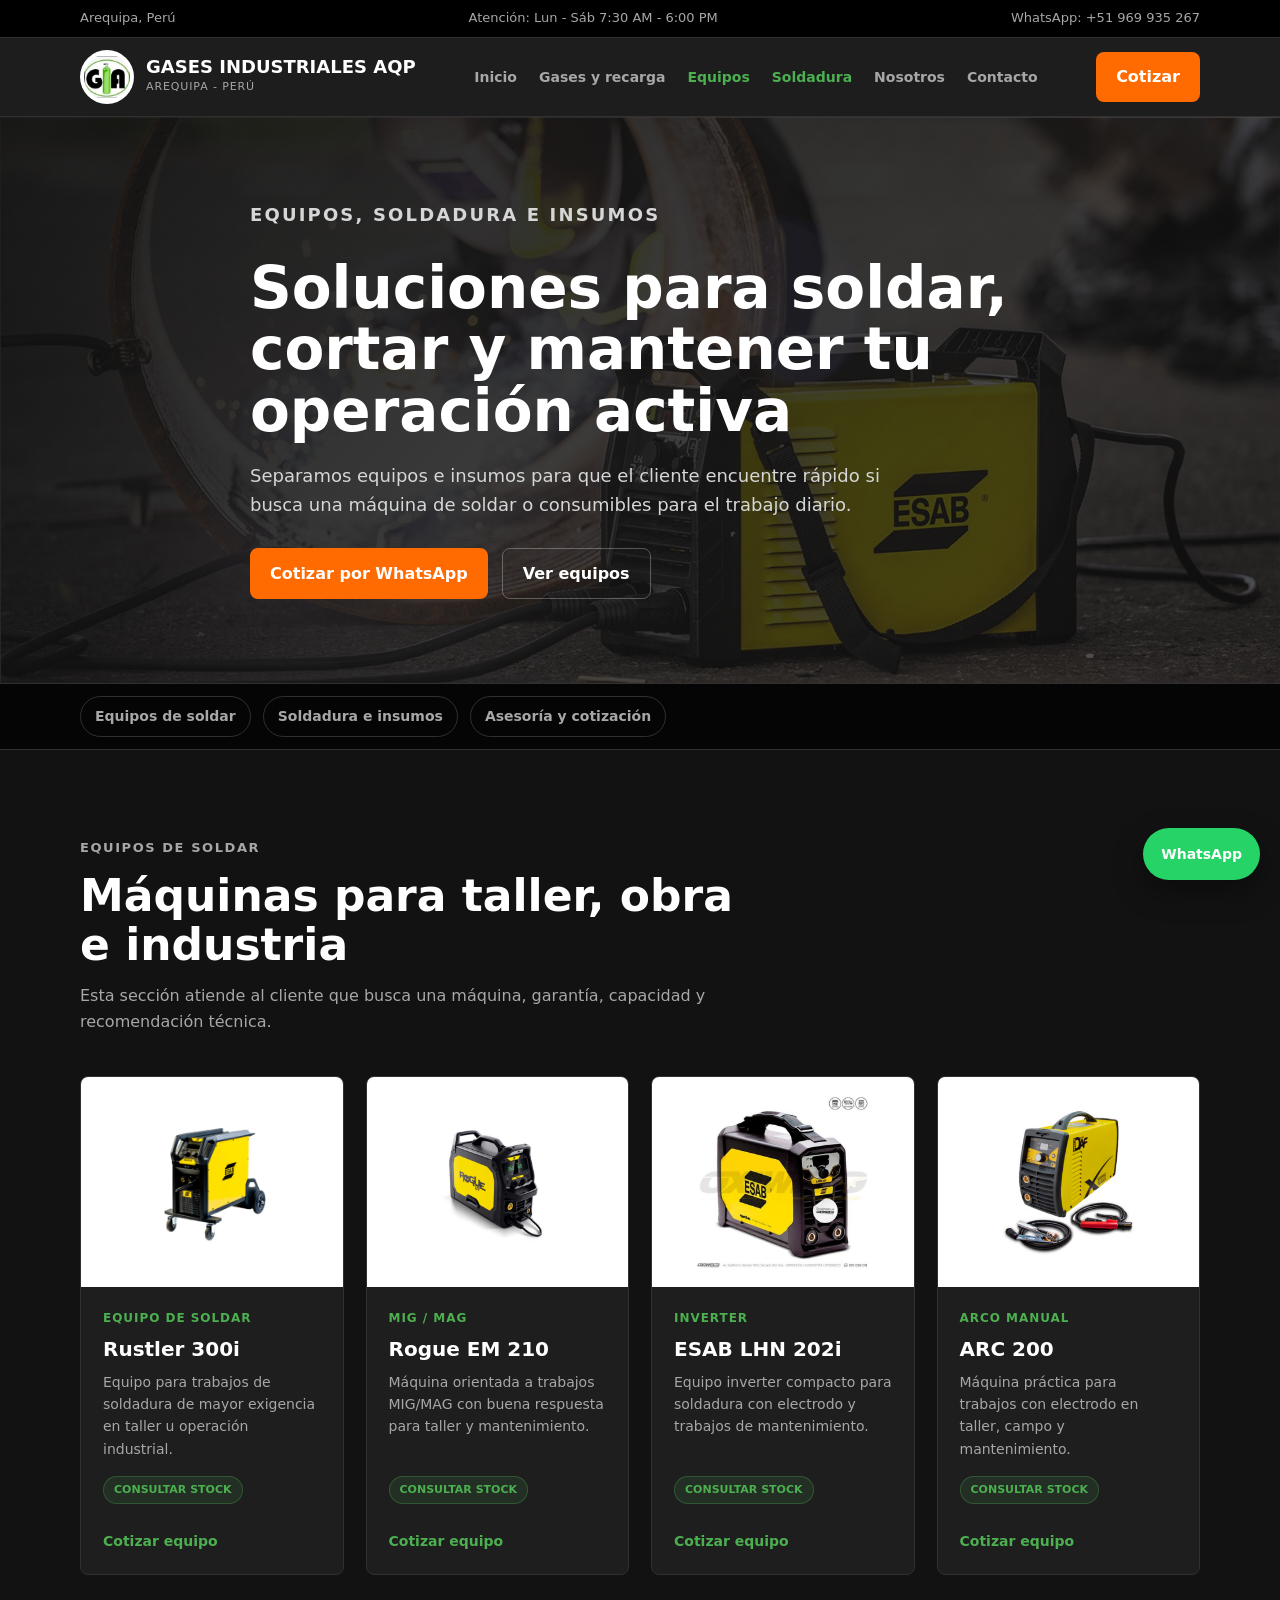
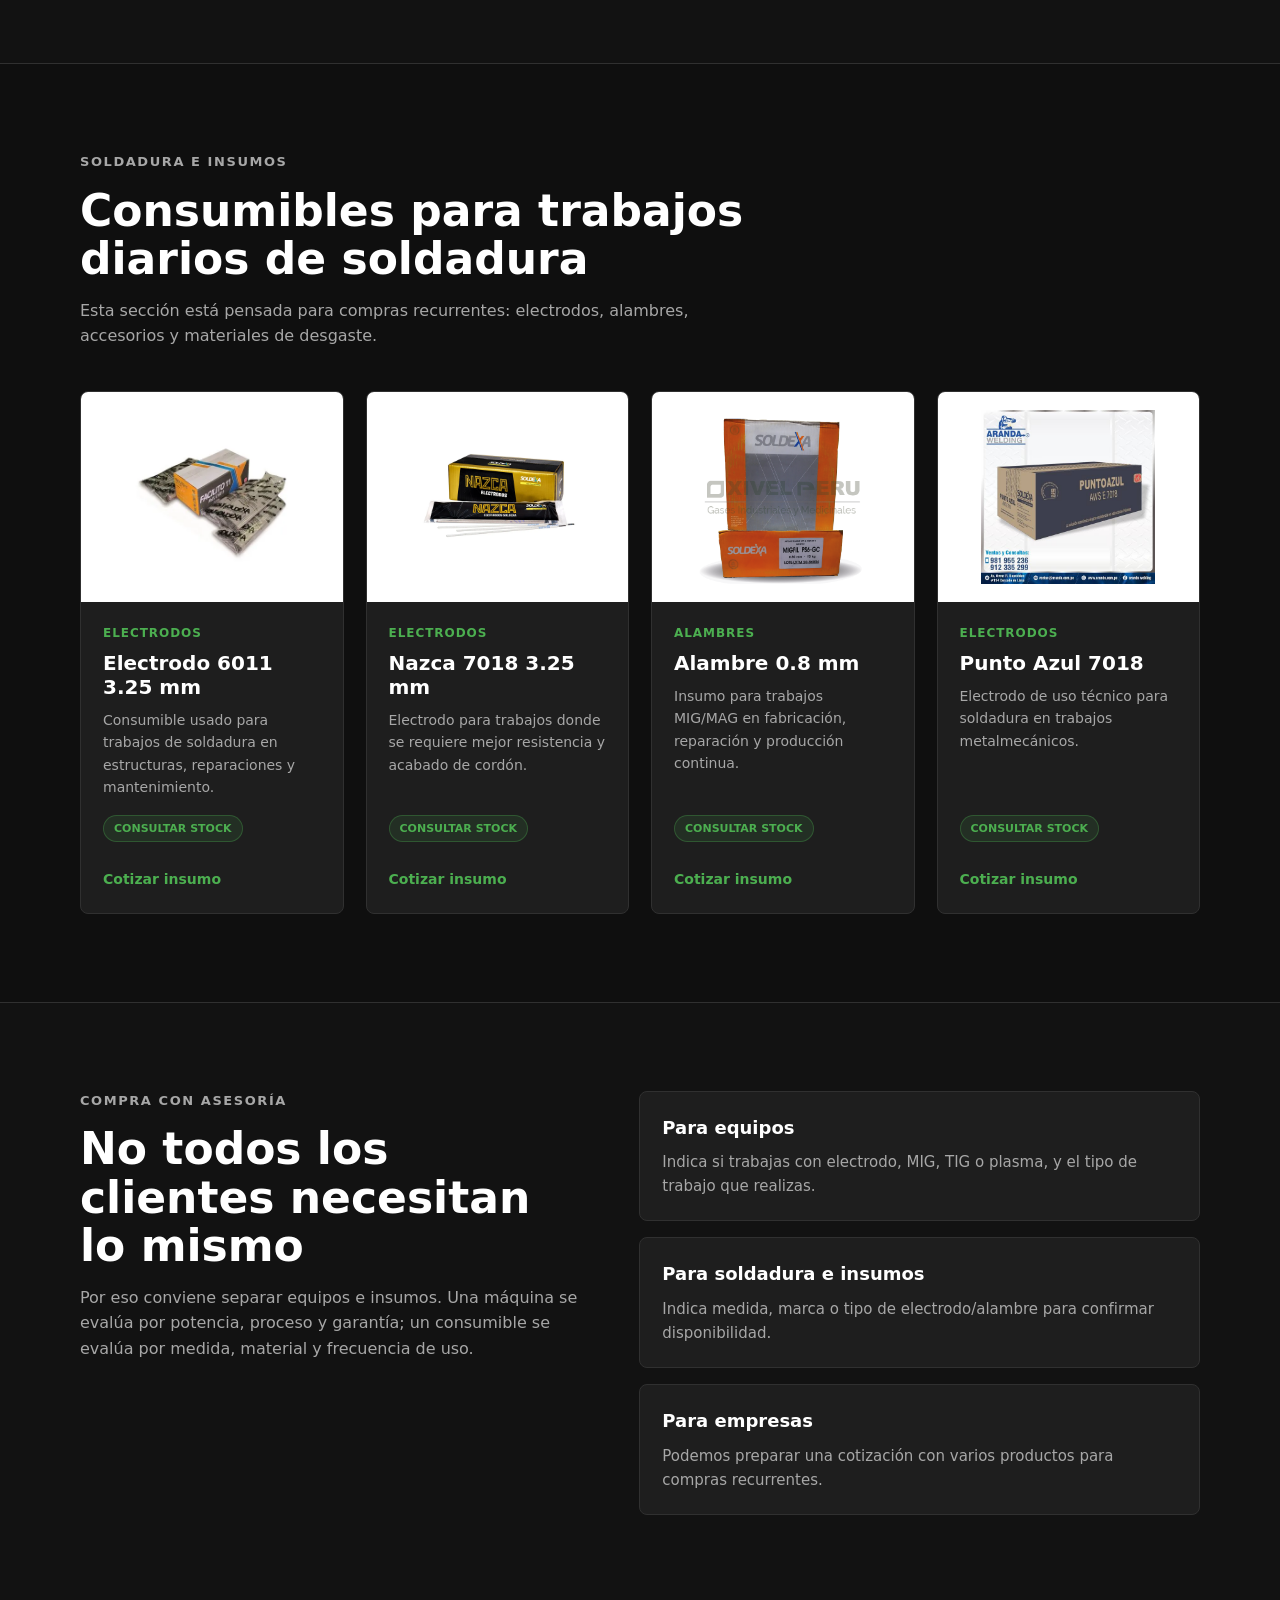
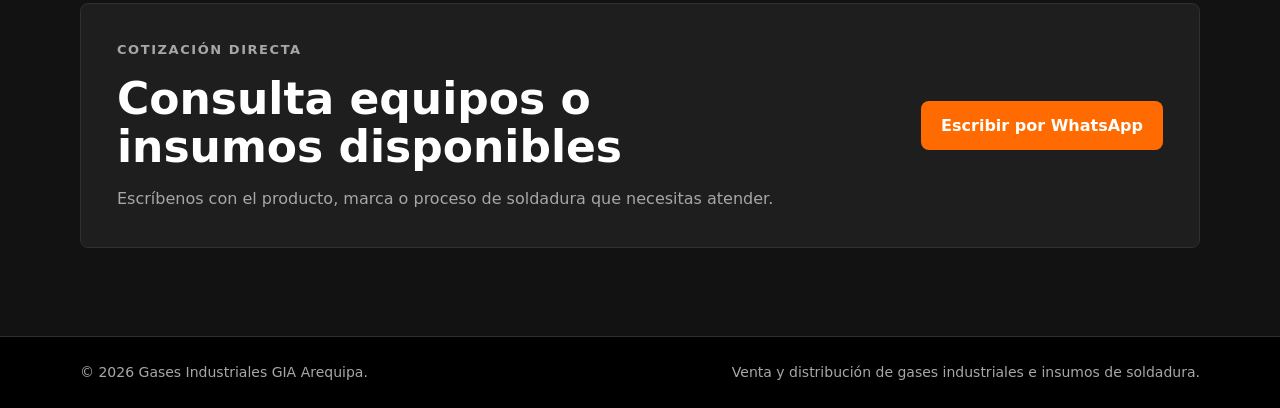
<file: productos.html>
<!DOCTYPE html>
<html lang="es">
<head>
  <meta charset="UTF-8">
  <meta name="viewport" content="width=device-width, initial-scale=1.0">
  <title>Equipos y Soldadura | GIA Arequipa</title>
  <link rel="stylesheet" href="css/style.css?v=7">
</head>
<body>

  <div class="top-bar">
    <div class="container top-bar-content">
      <span>Arequipa, Per&uacute;</span>
      <span>Atenci&oacute;n: Lun - S&aacute;b 7:30 AM - 6:00 PM</span>
      <span>WhatsApp: +51 969 935 267</span>
    </div>
  </div>

  <header class="site-header">
    <nav class="container navbar">
      <a class="brand" href="index.html" aria-label="Ir al inicio de GIA">
        <img src="img/logo.png" alt="Logo de GIA" class="brand-logo">
        <span class="brand-text">
          <strong>Gases Industriales AQP</strong>
          <small>Arequipa - Per&uacute;</small>
        </span>
      </a>

      <ul class="nav-menu">
        <li><a class="nav-link" href="index.html">Inicio</a></li>
        <li><a class="nav-link" href="gases.html">Gases y recarga</a></li>
        <li><a class="nav-link active" href="productos.html#equipos">Equipos</a></li>
        <li><a class="nav-link active" href="productos.html#soldadura">Soldadura</a></li>
        <li><a class="nav-link" href="nosotros.html">Nosotros</a></li>
        <li><a class="nav-link" href="contacto.html">Contacto</a></li>
      </ul>

      <button class="menu-toggle" type="button" aria-label="Abrir men&uacute;" aria-expanded="false" data-menu-toggle>
        <span></span>
        <span></span>
        <span></span>
      </button>

      <a class="btn btn-whatsapp" href="https://wa.me/51969935267" target="_blank" rel="noopener">
        Cotizar
      </a>
    </nav>
  </header>

  <main>
    <section class="page-hero page-hero-products">
      <div class="container page-hero-content">
        <p class="section-label">Equipos, soldadura e insumos</p>
        <h1>Soluciones para soldar, cortar y mantener tu operaci&oacute;n activa</h1>
        <p>
          Separamos equipos e insumos para que el cliente encuentre r&aacute;pido si busca una
          m&aacute;quina de soldar o consumibles para el trabajo diario.
        </p>
        <div class="hero-actions">
          <a class="btn btn-primary" href="https://wa.me/51969935267?text=Hola,%20quiero%20cotizar%20equipos%20o%20soldadura" target="_blank" rel="noopener">
            Cotizar por WhatsApp
          </a>
          <a class="btn btn-secondary" href="#equipos">
            Ver equipos
          </a>
        </div>
      </div>
    </section>

    <section class="catalog-nav">
      <div class="container catalog-nav-content">
        <a href="#equipos">Equipos de soldar</a>
        <a href="#soldadura">Soldadura e insumos</a>
        <a href="#asesoria">Asesor&iacute;a y cotizaci&oacute;n</a>
      </div>
    </section>

    <section id="equipos" class="section">
      <div class="container">
        <div class="section-heading">
          <p class="section-label">Equipos de soldar</p>
          <h2>M&aacute;quinas para taller, obra e industria</h2>
          <p>Esta secci&oacute;n atiende al cliente que busca una m&aacute;quina, garant&iacute;a, capacidad y recomendaci&oacute;n t&eacute;cnica.</p>
        </div>

        <div class="product-grid">
          <article class="product-card">
            <img src="img/equipos-y-soldadura/RUSTLER-300i.png" alt="Equipo de soldar Rustler 300i">
            <div class="product-card-content">
              <span class="product-category">Equipo de soldar</span>
              <h3>Rustler 300i</h3>
              <p>Equipo para trabajos de soldadura de mayor exigencia en taller u operaci&oacute;n industrial.</p>
              <span class="stock-badge">Consultar stock</span>
              <a href="https://wa.me/51969935267?text=Hola,%20quiero%20cotizar%20el%20equipo%20Rustler%20300i" target="_blank" rel="noopener">Cotizar equipo</a>
            </div>
          </article>

          <article class="product-card">
            <img src="img/equipos-y-soldadura/rogue-em-210-3.png" alt="Equipo de soldar Rogue EM 210">
            <div class="product-card-content">
              <span class="product-category">MIG / MAG</span>
              <h3>Rogue EM 210</h3>
              <p>M&aacute;quina orientada a trabajos MIG/MAG con buena respuesta para taller y mantenimiento.</p>
              <span class="stock-badge">Consultar stock</span>
              <a href="https://wa.me/51969935267?text=Hola,%20quiero%20cotizar%20Rogue%20EM%20210" target="_blank" rel="noopener">Cotizar equipo</a>
            </div>
          </article>

          <article class="product-card">
            <img src="img/equipos-y-soldadura/esab lhn 202i.jpg" alt="Equipo de soldar ESAB LHN 202i">
            <div class="product-card-content">
              <span class="product-category">Inverter</span>
              <h3>ESAB LHN 202i</h3>
              <p>Equipo inverter compacto para soldadura con electrodo y trabajos de mantenimiento.</p>
              <span class="stock-badge">Consultar stock</span>
              <a href="https://wa.me/51969935267?text=Hola,%20quiero%20cotizar%20ESAB%20LHN%20202i" target="_blank" rel="noopener">Cotizar equipo</a>
            </div>
          </article>

          <article class="product-card">
            <img src="img/equipos-y-soldadura/200ARC-300x300.jpg" alt="Equipo de soldar ARC 200">
            <div class="product-card-content">
              <span class="product-category">Arco manual</span>
              <h3>ARC 200</h3>
              <p>M&aacute;quina pr&aacute;ctica para trabajos con electrodo en taller, campo y mantenimiento.</p>
              <span class="stock-badge">Consultar stock</span>
              <a href="https://wa.me/51969935267?text=Hola,%20quiero%20cotizar%20una%20maquina%20ARC%20200" target="_blank" rel="noopener">Cotizar equipo</a>
            </div>
          </article>
        </div>
      </div>
    </section>

    <section id="soldadura" class="section section-dark">
      <div class="container">
        <div class="section-heading">
          <p class="section-label">Soldadura e insumos</p>
          <h2>Consumibles para trabajos diarios de soldadura</h2>
          <p>Esta secci&oacute;n est&aacute; pensada para compras recurrentes: electrodos, alambres, accesorios y materiales de desgaste.</p>
        </div>

        <div class="product-grid">
          <article class="product-card">
            <img src="img/equipos-y-soldadura/soldadura/6011 3.25mm.webp" alt="Electrodo 6011 de 3.25 mm">
            <div class="product-card-content">
              <span class="product-category">Electrodos</span>
              <h3>Electrodo 6011 3.25 mm</h3>
              <p>Consumible usado para trabajos de soldadura en estructuras, reparaciones y mantenimiento.</p>
              <span class="stock-badge">Consultar stock</span>
              <a href="https://wa.me/51969935267?text=Hola,%20quiero%20cotizar%20electrodo%206011%203.25mm" target="_blank" rel="noopener">Cotizar insumo</a>
            </div>
          </article>

          <article class="product-card">
            <img src="img/equipos-y-soldadura/soldadura/nazca 7018 3.25mm.webp" alt="Electrodo Nazca 7018 de 3.25 mm">
            <div class="product-card-content">
              <span class="product-category">Electrodos</span>
              <h3>Nazca 7018 3.25 mm</h3>
              <p>Electrodo para trabajos donde se requiere mejor resistencia y acabado de cord&oacute;n.</p>
              <span class="stock-badge">Consultar stock</span>
              <a href="https://wa.me/51969935267?text=Hola,%20quiero%20cotizar%20Nazca%207018%203.25mm" target="_blank" rel="noopener">Cotizar insumo</a>
            </div>
          </article>

          <article class="product-card">
            <img src="img/equipos-y-soldadura/soldadura/0.8mm.png" alt="Alambre de soldadura 0.8 mm">
            <div class="product-card-content">
              <span class="product-category">Alambres</span>
              <h3>Alambre 0.8 mm</h3>
              <p>Insumo para trabajos MIG/MAG en fabricaci&oacute;n, reparaci&oacute;n y producci&oacute;n continua.</p>
              <span class="stock-badge">Consultar stock</span>
              <a href="https://wa.me/51969935267?text=Hola,%20quiero%20cotizar%20alambre%20de%20soldadura%200.8mm" target="_blank" rel="noopener">Cotizar insumo</a>
            </div>
          </article>

          <article class="product-card">
            <img src="img/equipos-y-soldadura/soldadura/punto azul 7018 3.25 mm.jpg" alt="Electrodo Punto Azul 7018">
            <div class="product-card-content">
              <span class="product-category">Electrodos</span>
              <h3>Punto Azul 7018</h3>
              <p>Electrodo de uso t&eacute;cnico para soldadura en trabajos metalmec&aacute;nicos.</p>
              <span class="stock-badge">Consultar stock</span>
              <a href="https://wa.me/51969935267?text=Hola,%20quiero%20cotizar%20Punto%20Azul%207018" target="_blank" rel="noopener">Cotizar insumo</a>
            </div>
          </article>
        </div>
      </div>
    </section>

    <section id="asesoria" class="section">
      <div class="container split-section">
        <div>
          <p class="section-label">Compra con asesor&iacute;a</p>
          <h2>No todos los clientes necesitan lo mismo</h2>
          <p>
            Por eso conviene separar equipos e insumos. Una m&aacute;quina se eval&uacute;a por potencia,
            proceso y garant&iacute;a; un consumible se eval&uacute;a por medida, material y frecuencia de uso.
          </p>
        </div>

        <div class="steps-list">
          <article>
            <strong>Para equipos</strong>
            <p>Indica si trabajas con electrodo, MIG, TIG o plasma, y el tipo de trabajo que realizas.</p>
          </article>

          <article>
            <strong>Para soldadura e insumos</strong>
            <p>Indica medida, marca o tipo de electrodo/alambre para confirmar disponibilidad.</p>
          </article>

          <article>
            <strong>Para empresas</strong>
            <p>Podemos preparar una cotizaci&oacute;n con varios productos para compras recurrentes.</p>
          </article>
        </div>
      </div>
    </section>

    <section class="section contact-section">
      <div class="container contact-box">
        <div>
          <p class="section-label">Cotizaci&oacute;n directa</p>
          <h2>Consulta equipos o insumos disponibles</h2>
          <p>Escr&iacute;benos con el producto, marca o proceso de soldadura que necesitas atender.</p>
        </div>
        <a class="btn btn-primary" href="https://wa.me/51969935267?text=Hola,%20quiero%20cotizar%20equipos%20o%20soldadura" target="_blank" rel="noopener">
          Escribir por WhatsApp
        </a>
      </div>
    </section>
  </main>

  <a class="floating-whatsapp" href="https://wa.me/51969935267?text=Hola,%20quiero%20cotizar%20equipos%20o%20soldadura" target="_blank" rel="noopener" aria-label="Cotizar productos por WhatsApp">
    WhatsApp
  </a>

  <footer class="site-footer">
    <div class="container footer-content">
      <p>&copy; 2026 Gases Industriales GIA Arequipa.</p>
      <p>Venta y distribuci&oacute;n de gases industriales e insumos de soldadura.</p>
    </div>
  </footer>

  <script src="js/main.js?v=7"></script>
</body>
</html>
</file>
<file: css/style.css>
/* ==========================================
   1. Base del proyecto
   ========================================== */
:root {
  --color-primary: #4caf50;
  --color-primary-dark: #2e7d32;
  --color-accent: #ff6b00;
  --color-dark: #121212;
  --color-panel: #1e1e1e;
  --color-border: #303030;
  --color-light: #f8faf8;
  --color-muted: #a7a7a7;
  --color-white: #ffffff;
  --font-main: system-ui, -apple-system, BlinkMacSystemFont, "Segoe UI", sans-serif;
}

* {
  margin: 0;
  padding: 0;
  box-sizing: border-box;
}

html {
  scroll-behavior: smooth;
}

body {
  background-color: var(--color-dark);
  color: var(--color-light);
  font-family: var(--font-main);
  line-height: 1.6;
}

img {
  display: block;
  max-width: 100%;
}

a {
  color: inherit;
}

.container {
  width: min(1120px, calc(100% - 40px));
  margin: 0 auto;
}

/* ==========================================
   2. Top bar y navegacion
   ========================================== */
.top-bar {
  background-color: #000000;
  border-bottom: 1px solid var(--color-border);
  color: var(--color-muted);
  font-size: 13px;
}

.top-bar-content {
  display: flex;
  justify-content: space-between;
  gap: 16px;
  padding: 8px 0;
}

.site-header {
  position: sticky;
  top: 0;
  z-index: 10;
  background-color: rgba(30, 30, 30, 0.94);
  border-bottom: 1px solid var(--color-border);
  backdrop-filter: blur(12px);
}

.navbar {
  display: flex;
  align-items: center;
  justify-content: space-between;
  gap: 28px;
  min-height: 78px;
}

.brand {
  display: flex;
  align-items: center;
  gap: 12px;
  text-decoration: none;
}

.brand-logo {
  width: 54px;
  height: 54px;
  border-radius: 50%;
  background-color: var(--color-white);
  object-fit: contain;
  padding: 4px;
}

.brand-text {
  display: grid;
  gap: 2px;
}

.brand-text strong {
  color: var(--color-white);
  font-size: 18px;
  line-height: 1;
  text-transform: uppercase;
}

.brand-text small {
  color: var(--color-muted);
  font-size: 11px;
  letter-spacing: 0.08em;
  text-transform: uppercase;
}

.nav-menu {
  display: flex;
  align-items: center;
  gap: 22px;
  list-style: none;
}

.nav-link {
  color: var(--color-muted);
  font-size: 14px;
  font-weight: 600;
  text-decoration: none;
}

.nav-link:hover,
.nav-link.active {
  color: var(--color-primary);
}

.menu-toggle {
  display: none;
  width: 46px;
  height: 46px;
  align-items: center;
  justify-content: center;
  flex-direction: column;
  gap: 5px;
  background-color: transparent;
  border: 1px solid var(--color-border);
  border-radius: 8px;
  cursor: pointer;
}

.menu-toggle span {
  width: 20px;
  height: 2px;
  background-color: var(--color-white);
  border-radius: 999px;
}

/* ==========================================
   3. Botones
   ========================================== */
.btn {
  display: inline-flex;
  align-items: center;
  justify-content: center;
  min-height: 46px;
  padding: 12px 20px;
  border-radius: 8px;
  font-weight: 700;
  text-decoration: none;
  transition: transform 0.2s ease, background-color 0.2s ease, border-color 0.2s ease;
}

.btn:hover {
  transform: translateY(-2px);
}

.btn-primary,
.btn-whatsapp {
  background-color: var(--color-accent);
  color: var(--color-white);
}

.btn-primary:hover,
.btn-whatsapp:hover {
  background-color: #e96000;
}

.btn-secondary {
  border: 1px solid rgba(255, 255, 255, 0.28);
  color: var(--color-white);
}

.btn-secondary:hover {
  border-color: var(--color-primary);
}

.floating-whatsapp {
  position: fixed;
  right: 20px;
  bottom: 20px;
  z-index: 100;
  display: inline-flex;
  align-items: center;
  justify-content: center;
  min-height: 52px;
  padding: 0 18px;
  border-radius: 999px;
  background-color: #25d366;
  color: var(--color-white);
  font-size: 14px;
  font-weight: 800;
  text-decoration: none;
  box-shadow: 0 12px 30px rgba(0, 0, 0, 0.35);
  transition: transform 0.2s ease, background-color 0.2s ease;
}

.floating-whatsapp:hover {
  transform: translateY(-2px);
  background-color: #1ebe5d;
}

/* ==========================================
   4. Hero
   ========================================== */
.hero {
  min-height: 620px;
  display: grid;
  align-items: center;
  background-image:
    linear-gradient(135deg, rgba(18, 18, 18, 0.94), rgba(18, 18, 18, 0.76)),
    url("../img/Supervision-de-Soldadura-TECH-02-scaled.jpeg?v=5");
  background-position: center;
  background-size: cover;
}

.hero-content {
  max-width: 820px;
  padding: 92px 0;
}

.section-label {
  color: var(--color-primary);
  font-size: 13px;
  font-weight: 800;
  letter-spacing: 0.12em;
  margin-bottom: 14px;
  text-transform: uppercase;
}

.hero h1 {
  max-width: 860px;
  color: var(--color-white);
  font-size: clamp(40px, 6vw, 68px);
  line-height: 1.02;
  margin-bottom: 24px;
}

.hero-description {
  max-width: 620px;
  color: #d6d6d6;
  font-size: 19px;
  margin-bottom: 32px;
}

.hero-actions {
  display: flex;
  flex-wrap: wrap;
  gap: 14px;
}

/* ==========================================
   4.1 Hero de paginas internas
   ========================================== */
.page-hero {
  min-height: 460px;
  display: grid;
  align-items: center;
  background-position: center;
  background-size: cover;
}

.page-hero-gases {
  background-image:
    linear-gradient(135deg, rgba(18, 18, 18, 0.94), rgba(18, 18, 18, 0.72)),
    url("../img/gases/2_gases_industriales.jpg");
}

.page-hero-products {
  background-image:
    linear-gradient(135deg, rgba(18, 18, 18, 0.94), rgba(18, 18, 18, 0.7)),
    url("../img/equipos-y-soldadura-hero.jpg?v=5");
}

.page-hero-about {
  background-image:
    linear-gradient(135deg, rgba(18, 18, 18, 0.94), rgba(18, 18, 18, 0.68)),
    url("../img/nosotros/tanques-oxigeno.jpeg");
}

.page-hero-contact {
  background-image:
    linear-gradient(135deg, rgba(18, 18, 18, 0.94), rgba(18, 18, 18, 0.72)),
    url("../img/Supervision-de-Soldadura-TECH-02-scaled.jpeg?v=5");
}

.page-hero-content {
  max-width: 780px;
  padding: 84px 0;
}

.page-hero h1 {
  color: var(--color-white);
  font-size: clamp(36px, 5vw, 58px);
  line-height: 1.06;
  margin-bottom: 20px;
}

.page-hero p {
  max-width: 680px;
  color: #d6d6d6;
  font-size: 18px;
  margin-bottom: 28px;
}

/* ==========================================
   5. Confianza y secciones
   ========================================== */
.trust-bar {
  background-color: #050505;
  border-top: 1px solid var(--color-border);
  border-bottom: 1px solid var(--color-border);
}

.trust-grid {
  display: grid;
  grid-template-columns: repeat(4, 1fr);
  gap: 1px;
}

.trust-item {
  padding: 26px 20px;
  background-color: #0b0b0b;
}

.trust-item strong {
  display: block;
  color: var(--color-white);
  margin-bottom: 6px;
}

.trust-item span {
  color: var(--color-muted);
  font-size: 14px;
}

.section {
  padding: 88px 0;
}

.section-dark {
  background-color: #0f0f0f;
  border-top: 1px solid var(--color-border);
  border-bottom: 1px solid var(--color-border);
}

.section-heading {
  max-width: 680px;
  margin-bottom: 42px;
}

.section-heading h2,
.split-section h2,
.contact-box h2 {
  color: var(--color-white);
  font-size: clamp(30px, 4vw, 44px);
  line-height: 1.1;
  margin-bottom: 14px;
}

.section-heading p,
.split-section p,
.contact-box p {
  color: var(--color-muted);
}

/* ==========================================
   6. Tarjetas de soluciones
   ========================================== */
.solution-grid {
  display: grid;
  grid-template-columns: repeat(3, 1fr);
  gap: 24px;
}

.solution-card {
  overflow: hidden;
  background-color: var(--color-panel);
  border: 1px solid var(--color-border);
  border-radius: 8px;
  transition: transform 0.2s ease, border-color 0.2s ease;
}

.solution-card:hover {
  border-color: var(--color-primary);
  transform: translateY(-4px);
}

.solution-card img {
  width: 100%;
  height: 230px;
  background-color: var(--color-white);
  object-fit: contain;
  padding: 18px;
}

.solution-card-content {
  padding: 24px;
}

.solution-card h3 {
  color: var(--color-white);
  font-size: 22px;
  margin-bottom: 10px;
}

.solution-card p {
  color: var(--color-muted);
  font-size: 15px;
  margin-bottom: 18px;
}

.solution-card a {
  color: var(--color-primary);
  font-weight: 800;
  text-decoration: none;
}

/* ==========================================
   6.1 Pagina de gases y recarga
   ========================================== */
.service-grid {
  display: grid;
  grid-template-columns: repeat(3, 1fr);
  gap: 22px;
}

.service-card {
  background-color: var(--color-panel);
  border: 1px solid var(--color-border);
  border-radius: 8px;
  padding: 28px;
}

.service-card span {
  display: inline-block;
  color: var(--color-primary);
  font-size: 13px;
  font-weight: 800;
  margin-bottom: 14px;
}

.service-card h2 {
  color: var(--color-white);
  font-size: 24px;
  margin-bottom: 12px;
}

.service-card p {
  color: var(--color-muted);
}

.gas-grid {
  display: grid;
  grid-template-columns: repeat(5, 1fr);
  gap: 18px;
}

.gas-card {
  overflow: hidden;
  background-color: var(--color-panel);
  border: 1px solid var(--color-border);
  border-radius: 8px;
}

.gas-card img {
  width: 100%;
  height: 190px;
  object-fit: contain;
  background-color: var(--color-white);
  padding: 18px;
}

.gas-card-content {
  padding: 20px;
}

.stock-badge {
  display: inline-block;
  background-color: rgba(76, 175, 80, 0.12);
  color: var(--color-primary);
  border: 1px solid rgba(76, 175, 80, 0.32);
  border-radius: 999px;
  font-size: 11px;
  font-weight: 800;
  margin-bottom: 12px;
  padding: 4px 10px;
  text-transform: uppercase;
}

.gas-card h3 {
  color: var(--color-white);
  font-size: 20px;
  margin-bottom: 8px;
}

.gas-card p {
  color: var(--color-muted);
  font-size: 14px;
  margin-bottom: 16px;
}

.gas-card a {
  color: var(--color-primary);
  font-size: 14px;
  font-weight: 800;
  text-decoration: none;
}

.steps-list {
  display: grid;
  gap: 16px;
}

.steps-list article {
  background-color: var(--color-panel);
  border: 1px solid var(--color-border);
  border-radius: 8px;
  padding: 22px;
}

.steps-list strong {
  display: block;
  color: var(--color-white);
  font-size: 18px;
  margin-bottom: 8px;
}

.steps-list p {
  color: var(--color-muted);
  font-size: 15px;
}

/* ==========================================
   6.2 Pagina de productos
   ========================================== */
.catalog-nav {
  position: sticky;
  top: 78px;
  z-index: 8;
  background-color: #050505;
  border-top: 1px solid var(--color-border);
  border-bottom: 1px solid var(--color-border);
}

.catalog-nav-content {
  display: flex;
  gap: 12px;
  padding: 12px 0;
}

.catalog-nav a {
  border: 1px solid var(--color-border);
  border-radius: 999px;
  color: var(--color-muted);
  font-size: 14px;
  font-weight: 700;
  padding: 8px 14px;
  text-decoration: none;
}

.catalog-nav a:hover {
  border-color: var(--color-primary);
  color: var(--color-primary);
}

.product-grid {
  display: grid;
  grid-template-columns: repeat(4, 1fr);
  gap: 22px;
}

.product-card {
  overflow: hidden;
  display: flex;
  flex-direction: column;
  background-color: var(--color-panel);
  border: 1px solid var(--color-border);
  border-radius: 8px;
}

.product-card img {
  width: 100%;
  height: 210px;
  object-fit: contain;
  background-color: var(--color-white);
  padding: 18px;
}

.product-card-content {
  display: flex;
  flex: 1;
  flex-direction: column;
  align-items: flex-start;
  padding: 22px;
}

.product-category {
  color: var(--color-primary);
  font-size: 12px;
  font-weight: 800;
  letter-spacing: 0.08em;
  margin-bottom: 8px;
  text-transform: uppercase;
}

.product-card h3 {
  color: var(--color-white);
  font-size: 20px;
  line-height: 1.2;
  margin-bottom: 10px;
}

.product-card p {
  color: var(--color-muted);
  font-size: 14px;
  margin-bottom: 16px;
}

.product-card .stock-badge {
  margin-top: auto;
}

.product-card a {
  color: var(--color-primary);
  font-size: 14px;
  font-weight: 800;
  margin-top: 14px;
  text-decoration: none;
}

/* ==========================================
   6.3 Pagina nosotros
   ========================================== */
.about-intro {
  display: grid;
  grid-template-columns: 1.2fr 0.8fr;
  gap: 48px;
  align-items: center;
}

.about-intro h2 {
  color: var(--color-white);
  font-size: clamp(30px, 4vw, 44px);
  line-height: 1.1;
  margin-bottom: 18px;
}

.about-intro p {
  color: var(--color-muted);
  margin-bottom: 16px;
}

.about-panel {
  background-color: var(--color-panel);
  border: 1px solid var(--color-border);
  border-radius: 8px;
  padding: 32px;
}

.about-panel strong {
  display: block;
  color: var(--color-white);
  font-size: 24px;
  margin-bottom: 12px;
}

.about-panel p {
  margin-bottom: 0;
}

.stats-grid {
  display: grid;
  grid-template-columns: repeat(4, 1fr);
  gap: 18px;
}

.stats-grid article {
  background-color: var(--color-panel);
  border: 1px solid var(--color-border);
  border-radius: 8px;
  padding: 24px;
}

.stats-grid span {
  color: var(--color-primary);
  display: inline-block;
  font-size: 13px;
  font-weight: 800;
  margin-bottom: 12px;
}

.stats-grid strong {
  color: var(--color-white);
  display: block;
  font-size: 19px;
  margin-bottom: 8px;
}

.stats-grid p {
  color: var(--color-muted);
  font-size: 14px;
}

.about-gallery {
  display: grid;
  grid-template-columns: 1.2fr 0.8fr;
  gap: 22px;
}

.gallery-card {
  overflow: hidden;
  background-color: var(--color-panel);
  border: 1px solid var(--color-border);
  border-radius: 8px;
}

.gallery-card-large {
  grid-row: span 2;
}

.gallery-card img {
  width: 100%;
  height: 250px;
  object-fit: cover;
}

.gallery-card-large img {
  height: 540px;
}

.gallery-card div {
  padding: 22px;
}

.gallery-card h3 {
  color: var(--color-white);
  font-size: 20px;
  margin-bottom: 8px;
}

.gallery-card p {
  color: var(--color-muted);
  font-size: 14px;
}

/* ==========================================
   6.4 Pagina contacto
   ========================================== */
.contact-layout {
  display: grid;
  grid-template-columns: 1.2fr 0.8fr;
  gap: 28px;
  align-items: stretch;
}

.company-card,
.quote-panel,
.contact-card {
  background-color: var(--color-panel);
  border: 1px solid var(--color-border);
  border-radius: 8px;
}

.company-card,
.quote-panel {
  padding: 32px;
}

.company-card h2,
.quote-panel h2 {
  color: var(--color-white);
  font-size: 30px;
  line-height: 1.1;
  margin-bottom: 22px;
}

.company-card dl {
  display: grid;
  gap: 18px;
}

.company-card dt {
  color: var(--color-primary);
  font-size: 12px;
  font-weight: 800;
  letter-spacing: 0.08em;
  margin-bottom: 4px;
  text-transform: uppercase;
}

.company-card dd,
.quote-panel p {
  color: var(--color-muted);
}

.quote-panel {
  display: flex;
  flex-direction: column;
  justify-content: space-between;
  gap: 24px;
}

.contact-grid {
  display: grid;
  grid-template-columns: repeat(3, 1fr);
  gap: 18px;
}

.contact-card {
  padding: 24px;
}

.contact-card span {
  color: var(--color-primary);
  display: block;
  font-size: 13px;
  font-weight: 800;
  letter-spacing: 0.08em;
  margin-bottom: 10px;
  text-transform: uppercase;
}

.contact-card strong {
  color: var(--color-white);
  display: block;
  font-size: 28px;
  line-height: 1;
  margin-bottom: 18px;
}

.contact-card a {
  color: var(--color-primary);
  font-size: 14px;
  font-weight: 800;
  text-decoration: none;
}

/* ==========================================
   7. Ventajas y proceso
   ========================================== */
.split-section {
  display: grid;
  grid-template-columns: 0.95fr 1.05fr;
  gap: 52px;
  align-items: start;
}

.feature-list {
  display: grid;
  gap: 16px;
}

.feature-list article,
.process-card {
  background-color: var(--color-panel);
  border: 1px solid var(--color-border);
  border-radius: 8px;
  padding: 24px;
}

.feature-list span,
.process-card span {
  display: inline-block;
  color: var(--color-primary);
  font-size: 13px;
  font-weight: 800;
  margin-bottom: 10px;
  text-transform: uppercase;
}

.feature-list strong,
.process-card h3 {
  display: block;
  color: var(--color-white);
  font-size: 20px;
  margin-bottom: 8px;
}

.feature-list p,
.process-card p {
  color: var(--color-muted);
  font-size: 15px;
}

.process-grid {
  display: grid;
  grid-template-columns: repeat(3, 1fr);
  gap: 22px;
}

/* ==========================================
   8. Contacto y footer
   ========================================== */
.contact-section {
  padding-top: 0;
}

.contact-box {
  display: flex;
  align-items: center;
  justify-content: space-between;
  gap: 28px;
  background-color: var(--color-panel);
  border: 1px solid var(--color-border);
  border-radius: 8px;
  padding: 36px;
}

.contact-box div {
  max-width: 680px;
}

.site-footer {
  background-color: #000000;
  border-top: 1px solid var(--color-border);
  color: var(--color-muted);
  padding: 24px 0;
}

.footer-content {
  display: flex;
  justify-content: space-between;
  gap: 18px;
  font-size: 14px;
}

/* ==========================================
   9. Responsive
   ========================================== */
@media (max-width: 900px) {
  .top-bar-content,
  .footer-content {
    flex-direction: column;
    align-items: flex-start;
  }

  .nav-menu {
    flex-wrap: wrap;
    gap: 14px;
  }

  .trust-grid,
  .solution-grid,
  .service-grid,
  .gas-grid,
  .product-grid,
  .stats-grid,
  .about-intro,
  .about-gallery,
  .contact-layout,
  .contact-grid,
  .process-grid,
  .split-section {
    grid-template-columns: 1fr;
  }

  .gallery-card-large {
    grid-row: auto;
  }

  .gallery-card img,
  .gallery-card-large img {
    height: 260px;
  }

  .catalog-nav {
    top: 0;
  }

  .catalog-nav-content {
    flex-wrap: wrap;
  }

  .hero {
    min-height: auto;
  }

  .contact-box {
    flex-direction: column;
    align-items: flex-start;
  }
}

@media (max-width: 760px) {
  .top-bar {
    display: block;
  }

  .top-bar-content {
    display: grid;
    grid-template-columns: 1fr;
    gap: 4px;
    padding: 8px 0;
    font-size: 12px;
  }

  .site-header {
    position: sticky;
  }

  .navbar {
    flex-wrap: wrap;
    gap: 12px;
    min-height: auto;
    padding: 12px 0;
  }

  .brand {
    flex: 1;
    order: 1;
    min-width: 0;
  }

  .brand-logo {
    width: 44px;
    height: 44px;
  }

  .brand-text strong {
    font-size: 14px;
    line-height: 1.1;
  }

  .menu-toggle {
    display: inline-flex;
    order: 2;
    flex: 0 0 46px;
  }

  .nav-menu {
    display: none;
    order: 3;
    width: 100%;
    flex-direction: column;
    align-items: stretch;
    gap: 0;
    padding: 12px 0;
    border-top: 1px solid var(--color-border);
  }

  .navbar.nav-open .nav-menu {
    display: flex;
  }

  .nav-menu li {
    width: 100%;
  }

  .nav-link {
    display: block;
    width: 100%;
    padding: 12px 0;
  }

  .navbar .btn-whatsapp {
    display: none;
    order: 4;
    width: 100%;
  }

  .navbar.nav-open .btn-whatsapp {
    display: inline-flex;
  }
}

@media (max-width: 560px) {
  .container {
    width: min(100% - 28px, 1120px);
  }

  .top-bar-content {
    font-size: 12px;
  }

  .brand-text small {
    display: none;
  }

  .hero-content {
    padding: 72px 0;
  }

  .page-hero-content {
    padding: 64px 0;
  }

  .hero h1 {
    font-size: 38px;
  }

  .page-hero h1 {
    font-size: 34px;
  }

  .hero-actions,
  .hero-actions .btn,
  .contact-box .btn {
    width: 100%;
  }

  .section {
    padding: 64px 0;
  }

  .floating-whatsapp {
    right: 14px;
    bottom: calc(14px + env(safe-area-inset-bottom));
    min-height: 48px;
    padding: 0 16px;
    font-size: 13px;
  }
}
/* AGREGAR AL CSS */
.map-wrapper {
  border: 1px solid var(--color-border);
  border-radius: 8px;
  overflow: hidden;
  background-color: var(--color-panel);
}
</file>
